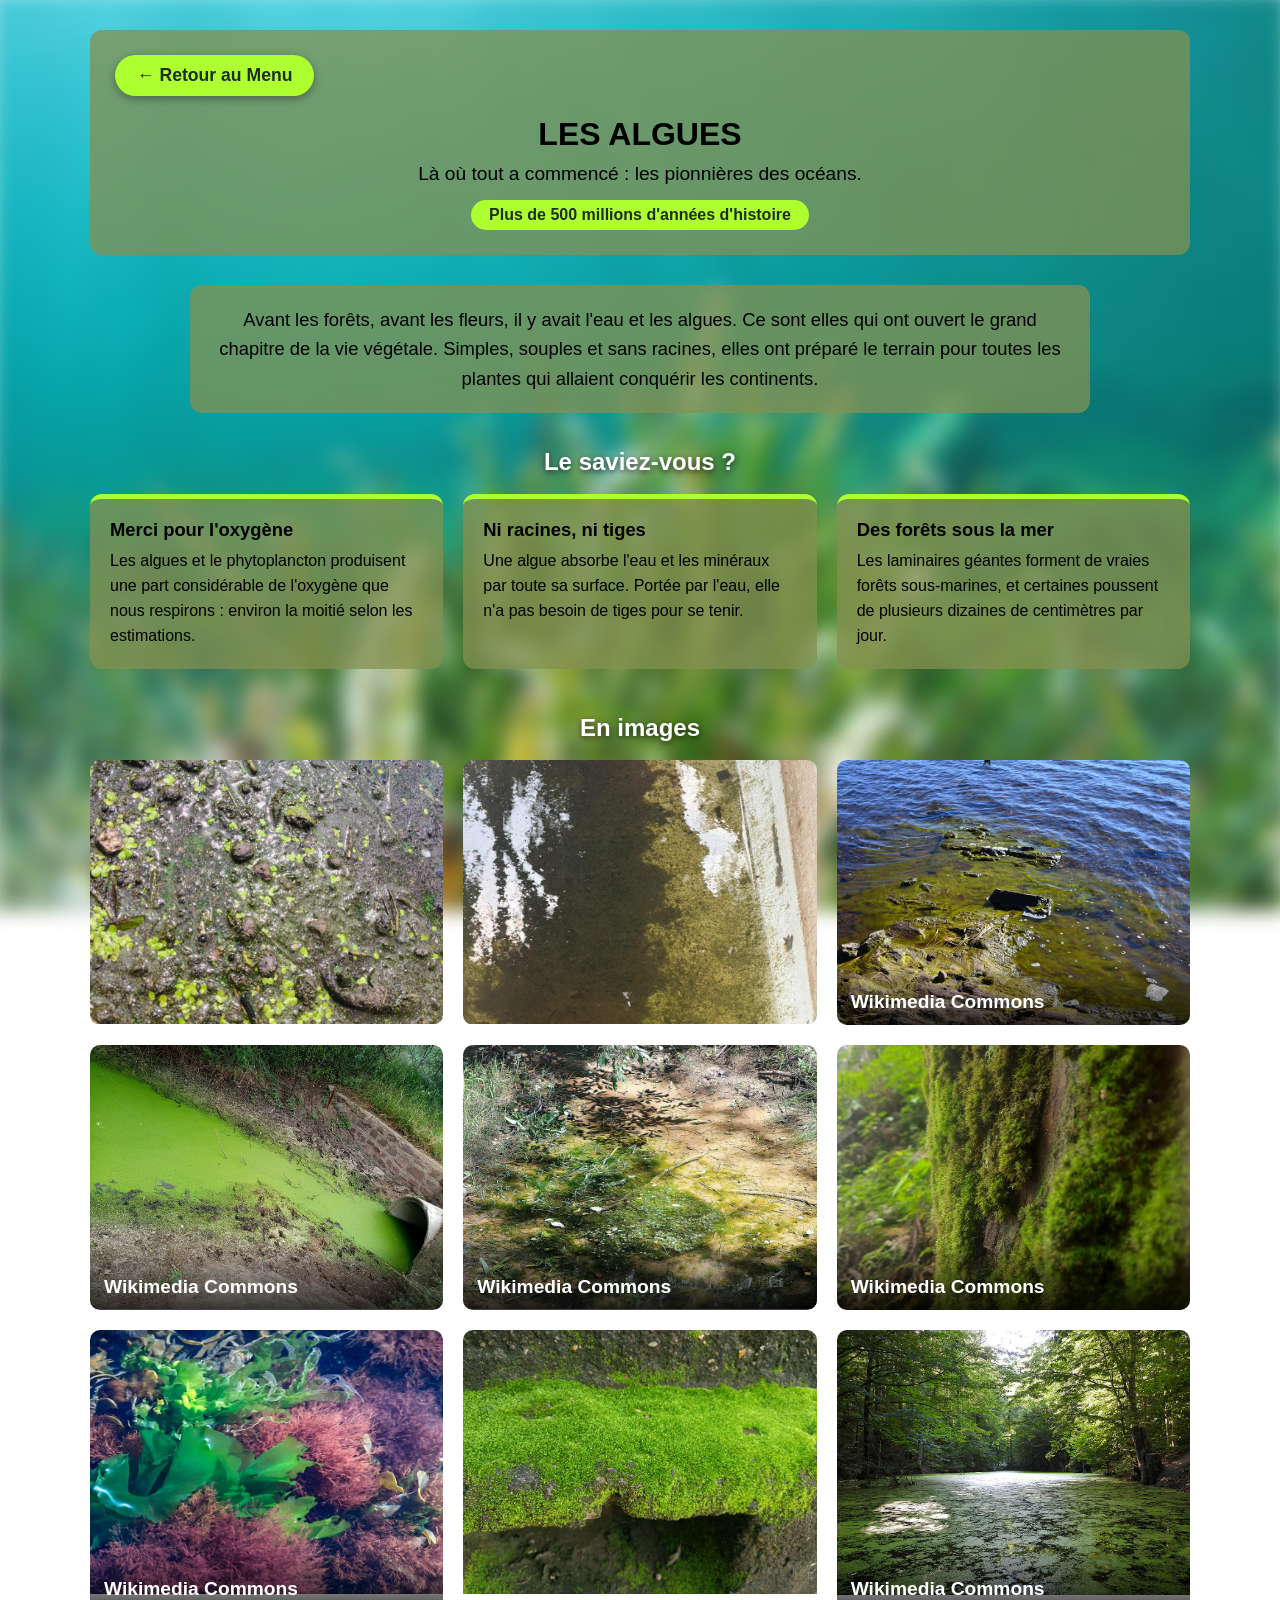
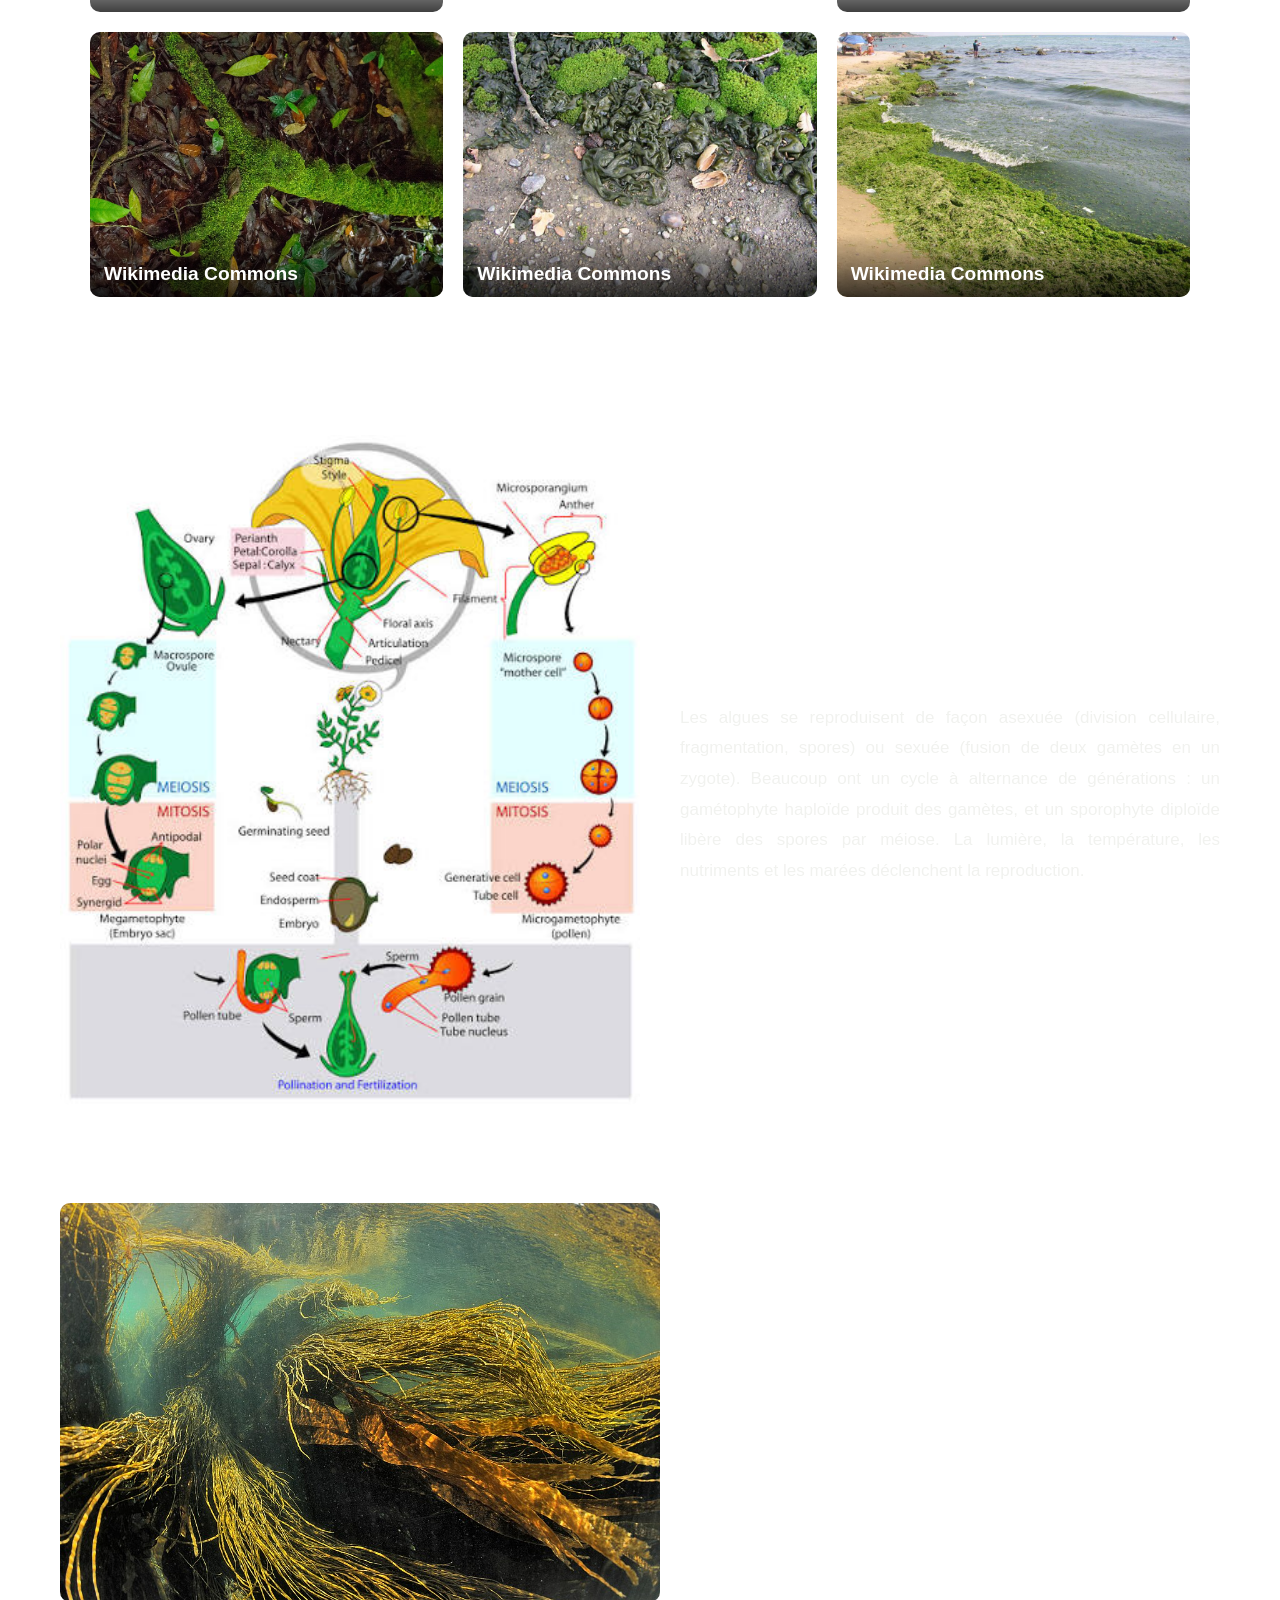
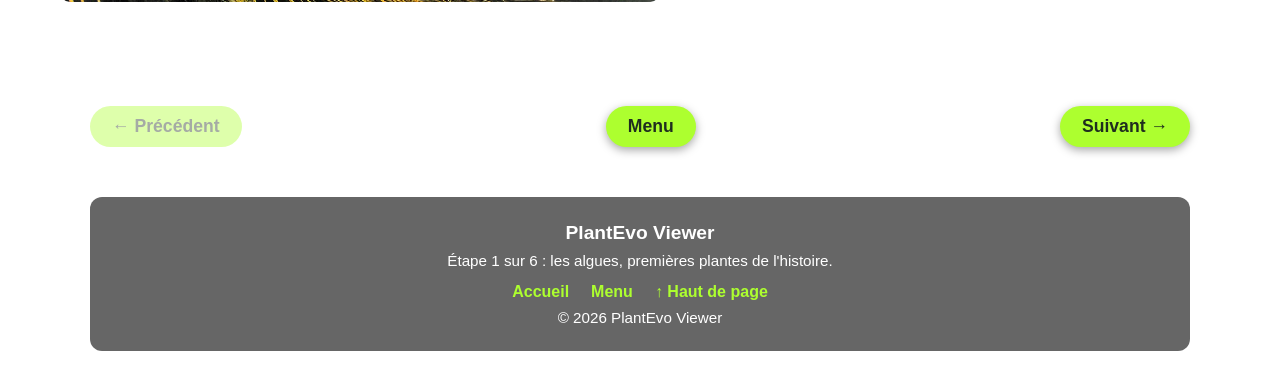
<file: Accueil/Algues.html>
<!DOCTYPE html>
<html lang="fr">

<head>
    <meta charset="UTF-8">
    <meta name="viewport" content="width=device-width, initial-scale=1.0">
    <title>Les Algues</title>
    <link rel="stylesheet" href="style.css">
</head>

<body class="page-plante page-algues">
    <div class="fond" id="haut">
        <header>
            <a class="btn retour" href="Menu.html">&larr; Retour au Menu</a>

            <h1>LES ALGUES</h1>
            <p class="sousTitre">Là où tout a commencé : les pionnières des océans.</p>
            <span class="chiffre">Plus de 500 millions d'années d'histoire</span>
        </header>

        <main>
            <p class="intro">
                Avant les forêts, avant les fleurs, il y avait l'eau et les algues. Ce sont elles qui
                ont ouvert le grand chapitre de la vie végétale. Simples, souples et sans racines,
                elles ont préparé le terrain pour toutes les plantes qui allaient conquérir les continents.
            </p>
            <h2 class="titreSection">Le saviez-vous ?</h2>
            <section class="faits">
                <article class="fiche">
                    <h3>Merci pour l'oxygène</h3>
                    <p>Les algues et le phytoplancton produisent une part considérable de l'oxygène que nous
                        respirons : environ la moitié selon les estimations.</p>
                </article>

                <article class="fiche">
                    <h3>Ni racines, ni tiges</h3>
                    <p>Une algue absorbe l'eau et les minéraux par toute sa surface. Portée par l'eau,
                        elle n'a pas besoin de tiges pour se tenir.</p>
                </article>

                <article class="fiche">
                    <h3>Des forêts sous la mer</h3>
                    <p>Les laminaires géantes forment de vraies forêts sous-marines, et certaines poussent
                        de plusieurs dizaines de centimètres par jour.</p>
                </article>
            </section>

            <h2 class="titreSection">En images</h2>
            <section class="grille grille-2">
                <figure>
                    <img src="../Algues/WhatsApp Image 2026-11-21 at 21.31.13 (1).jpeg" alt="Algues 1">
                </figure>

                <figure>
                    <img src="../Algues/WhatsApp Image 2026-11-21 at 21.39.57.jpeg" alt="Algues 2">
                </figure>
                <figure>
                    <img src="../Algues/Algae_at_Hawley_Lake.jpg" alt="Algue2">
                    <figcaption>Wikimedia Commons</figcaption>
                </figure>

                <figure>
                    <img src="../Algues/Algae_harbors_itself_in_water_for_nutrients_and_growth_at_Gaborone_Game_Reserve.jpg"
                        alt="Algue4">
                    <figcaption>Wikimedia Commons</figcaption>
                </figure>
                <figure>
                    <img src="../Algues/Algae_on_Green_Creek.JPG" alt="Algue5">
                    <figcaption>Wikimedia Commons</figcaption>
                </figure>

                <figure>
                    <img src="../Algues/Algae_on_gymnosperms.jpg" alt="Algue6">
                    <figcaption>Wikimedia Commons</figcaption>
                </figure>
                <figure>
                    <img src="../Algues/Algae_outside_Havets_Hus_in_Lysekil_1.jpg" alt="Algue7">
                    <figcaption>Wikimedia Commons</figcaption>
                </figure>

                <figure>
                    <img src="../Algues/Green_Algae_on_Cement_Wall_2.jpg" alt="Algue8">
                    <FIGure>Wikimedia Commons</FIGure>
                </figure>

                <figure>
                    <img src="../Algues/Greened_lake.jpg" alt="Algue9">
                    <figcaption>Wikimedia Commons</figcaption>
                </figure>

                <figure>
                    <div class="">
                        <img src="../Algues/Large_tree_root_covered_with_green_algae.jpg" alt="Algue10">
                        <figcaption>Wikimedia Commons</figcaption>
                    </div>
                </figure>

                <figure>
                    <img src="../Algues/Vast_quantities_of_algae_-_geograph.org.uk_-_259619.jpg" alt="Algue11">
                    <figcaption>Wikimedia Commons</figcaption>
                </figure>
                <figure>
                    <img src="../Algues/Wlas.jpg" alt="Algue12">
                    <figcaption>Wikimedia Commons</figcaption>
                </figure>
            </section>
            <section>
                <figcaption>Wikimédia Commons</figcaption>


                <figure class="appareilCycleAlgue">

                    <img src="../Algues/images (1).jpg" alt="Cycle de reproduction des algues">

                    <figcaption class="texteCycleAlgue">

                        <h3>Cycle de reproduction des algues</h3>

                        <p>
                            Les algues se reproduisent de façon asexuée
                            (division cellulaire, fragmentation, spores) ou
                            sexuée (fusion de deux gamètes en un zygote).

                            Beaucoup ont un cycle à alternance de générations :
                            un gamétophyte haploïde produit des gamètes, et un
                            sporophyte diploïde libère des spores par méiose.

                            La lumière, la température, les nutriments et les
                            marées déclenchent la reproduction.
                        </p>

                    </figcaption>

                </figure>



                <figure class="AppareilVegetatifAlgue">

                    <div>
                        <figcaption>Wikimedia Commons</figcaption>

                        <img src="../Algues/Forêt_d'algues_brunes_(Himanthalia_elongata)_(Ifremer_00377-48853_-_8).jpg"
                            alt="Appareil végétatif des algues">
                    </div>

                    <h3>APPAREIL VÉGÉTATIF</h3>

                </figure>

            </section>
        </main>

        <nav class="navPages">
            <span class="btn desactive" aria-disabled="true">&larr; Précédent</span>
            <a class="btn" href="Menu.html">Menu</a>
            <a class="btn" href="Mousses.html">Suivant &rarr;</a>
        </nav>

        <footer class="pied">
            <strong>PlantEvo Viewer</strong>
            <p>Étape 1 sur 6 : les algues, premières plantes de l'histoire.</p>
            <div class="liens">
                <a href="index.html">Accueil</a>
                <a href="Menu.html">Menu</a>
                <a href="#haut">&uarr; Haut de page</a>
            </div>
            <p>&copy; 2026 PlantEvo Viewer</p>
        </footer>
    </div>
</body>

</html>
</file>
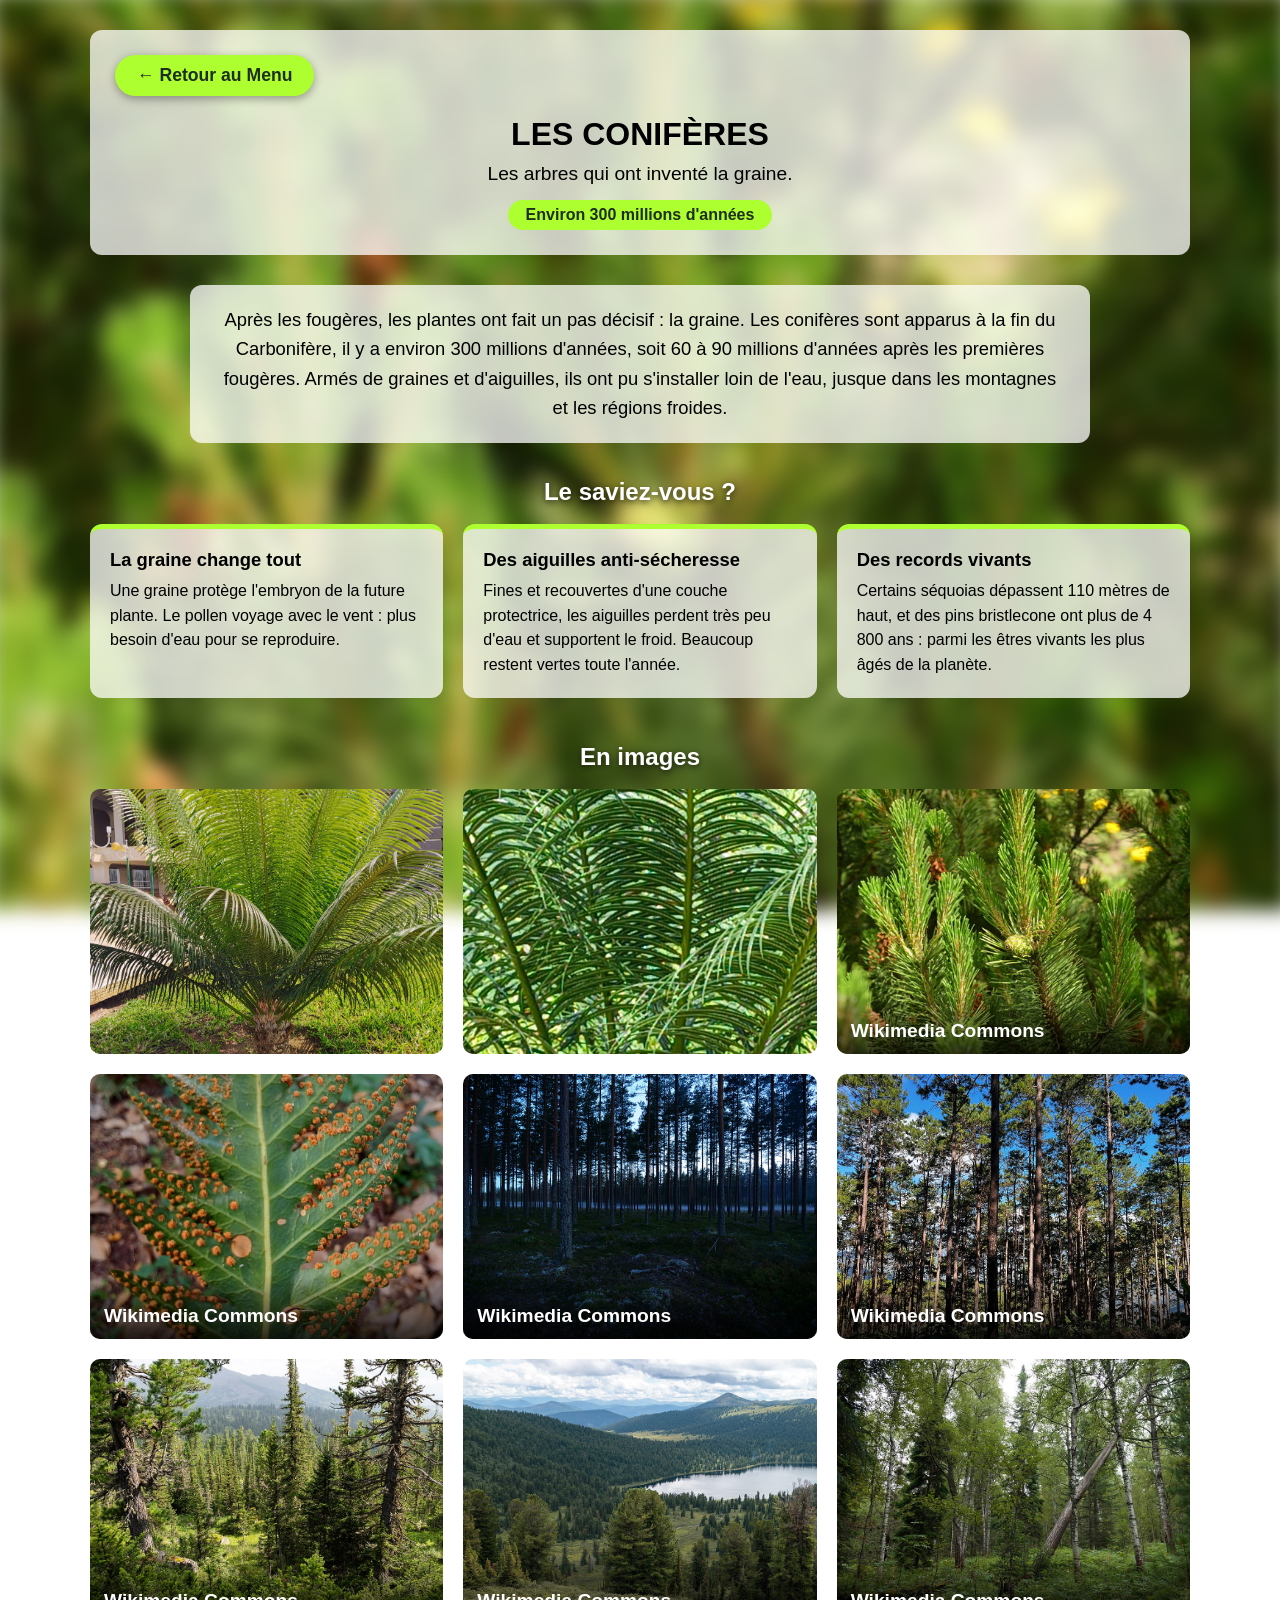
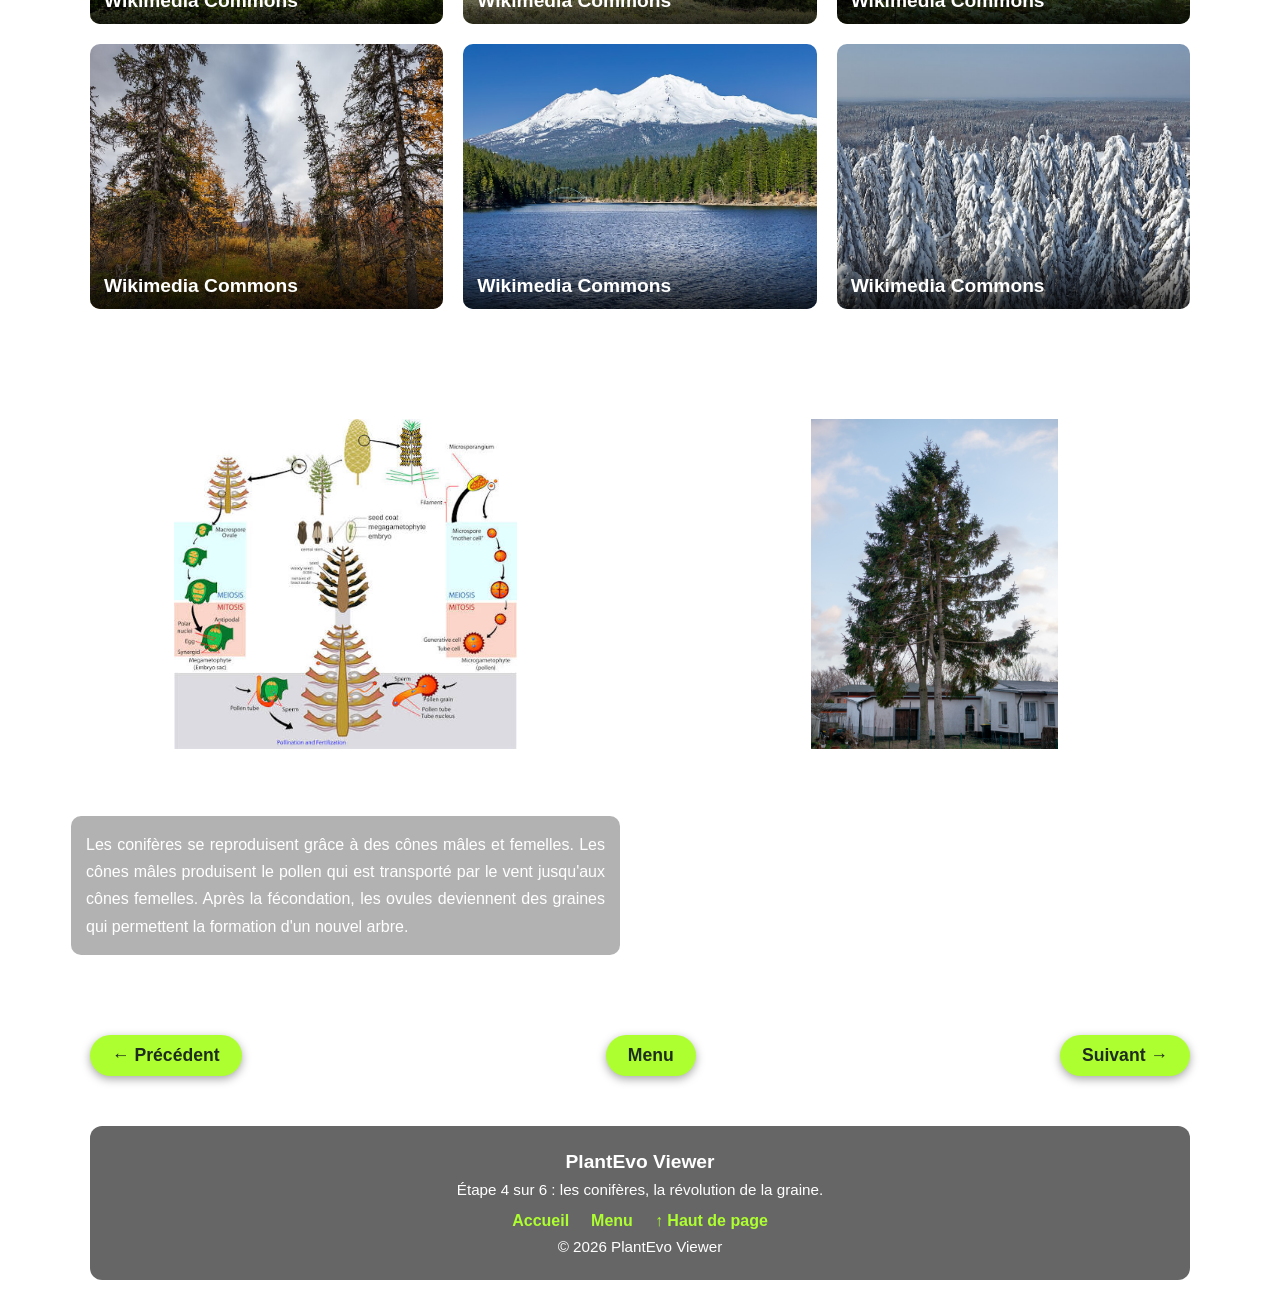
<file: Accueil/Comifère.html>
<!DOCTYPE html>
<html lang="fr">

<head>
    <meta charset="UTF-8">
    <meta name="viewport" content="width=device-width, initial-scale=1.0">
    <title>Les Conifères</title>
    <link rel="stylesheet" href="style.css">
</head>

<body class="page-plante page-coniferes">
    <div class="fond" id="haut">
        <header>
            <a class="btn retour" href="Menu.html">&larr; Retour au Menu</a>

            <h1>LES CONIFÈRES</h1>
            <p class="sousTitre">Les arbres qui ont inventé la graine.</p>
            <span class="chiffre">Environ 300 millions d'années</span>
        </header>

        <main>
            <p class="intro">
                Après les fougères, les plantes ont fait un pas décisif : la graine. Les conifères sont
                apparus à la fin du Carbonifère, il y a environ 300 millions d'années, soit 60 à 90 millions
                d'années après les premières fougères. Armés de graines et d'aiguilles, ils ont pu
                s'installer loin de l'eau, jusque dans les montagnes et les régions froides.
            </p>

            <h2 class="titreSection">Le saviez-vous ?</h2>
            <section class="faits">
                <article class="fiche">
                    <h3>La graine change tout</h3>
                    <p>Une graine protège l'embryon de la future plante. Le pollen voyage avec le vent :
                        plus besoin d'eau pour se reproduire.</p>
                </article>

                <article class="fiche">
                    <h3>Des aiguilles anti-sécheresse</h3>
                    <p>Fines et recouvertes d'une couche protectrice, les aiguilles perdent très peu d'eau
                        et supportent le froid. Beaucoup restent vertes toute l'année.</p>
                </article>


                <article class="fiche">
                    <h3>Des records vivants</h3>
                    <p>Certains séquoias dépassent 110 mètres de haut, et des pins bristlecone ont plus
                        de 4 800 ans : parmi les êtres vivants les plus âgés de la planète.</p>
                </article>
            </section>

            <h2 class="titreSection">En images</h2>
            <section class="grille grille-2">
                <figure>
                    <img src="../Comifères/WhatsApp Image 2026-11-21 at 20.46.50 (2).jpeg" alt="Conifère 1">
                </figure>

                <figure>
                    <img src="../Comifères/WhatsApp Image 2026-11-22 at 02.57.09.jpeg" alt="Conifère 2">
                </figure>

                <figure>
                    <img src="../Comifères/360_F_1211954620_qjWA9NLkro4hZySHsD8hTEeWOyo9CvYb.jpg" alt="Conifère 3">
                    <figcaption>Wikimedia Commons</figcaption>
                </figure>

                <figure>
                    <img src="../Fougères/Fern_24.jpg" alt="Commifère 4">
                    <figcaption>Wikimedia Commons</figcaption>
                </figure>

                <figure>
                    <img src="../Comifères/Coniferous_forest_in_Sweden_near_the_Svartälven_river_03.jpg"
                        alt="Conifère 5">
                    <figcaption>Wikimedia Commons</figcaption>
                </figure>

                <figure>
                    <img src="../Comifères/Coniferous_Forest_in_Lam_Nam_Kok_National_Park_1.jpg" alt="Conifère 6">
                    <figcaption>Wikimedia Commons</figcaption>
                </figure>
                <figure>
                    <img src="../Comifères/Ergaki,_Siberian_pine_forest,_Spruce_forest,_Taiga,_Sayan_Mountains,_Siberia,_Russia.jpg"
                        alt="Conifère 7">
                    <figcaption>Wikimedia Commons</figcaption>
                </figure>

                <figure>
                    <img src="../Comifères/Ergaki,_Taiga_in_Siberia,_Dark_coniferous_forest,_Sayan_Mountains,_Russia.jpg"
                        alt="Conifère 8">
                    <figcaption>Wikimedia Commons</figcaption>
                </figure>

                <figure>
                    <img src="../Comifères/Forest,_Taiga,_Krasnoyarsk_Sea,_Russia.jpg" alt="Conifère 9">
                    <figcaption>Wikimedia Commons</figcaption>
                </figure>

                <figure>
                    <img src="../Comifères/Forest_near_Punainenhiekka_at_Pallasjärvi_in_Pallas-Yllästunturi_National_Park,_Kittilä,_Lapland,_Finland,_2021_September.jpg"
                        alt="Conifère 10">
                    <figcaption>Wikimedia Commons</figcaption>
                </figure>

                <figure>
                    <img src="../Comifères/Mount_Shasta,_Lake_Siskiyou,_SW_view.jpg" alt="Conifère 11">
                    <figcaption>Wikimedia Commons</figcaption>
                </figure>

                <figure>
                    <img src="../Comifères/Vaade_Suure_Munamäe_vaatetornist_2013_02.jpg" alt=" conifères 12">
                    <figcaption>Wikimedia Commons</figcaption>
                </figure>
            </section>

            <div class="AppareilVegetatifConifere">

    <div class="imageConifere">
        <img src="../Comifères/images.jpg" alt="Cycle de reproduction des conifères">

        <h3>Cycle de reproduction des conifères</h3>

        <p class="descriptionConifere">
            Les conifères se reproduisent grâce à des cônes mâles et femelles.
            Les cônes mâles produisent le pollen qui est transporté par le vent
            jusqu'aux cônes femelles. Après la fécondation, les ovules deviennent
            des graines qui permettent la formation d'un nouvel arbre.
        </p>
    </div>

    <div class="imageConifere">
        <img src="../Comifères/Conifere,_Ribnitz-Damgarten_(P1070875).jpg"
            alt="Appareil végétatif des conifères">

        <h3>Appareil végétatif des conifères</h3>
    </div>

</div>
        </main>

        <nav class="navPages">
            <a class="btn" href="Fougères.html">&larr; Précédent</a>
            <a class="btn" href="Menu.html">Menu</a>
            <a class="btn" href="Graminees.html">Suivant &rarr;</a>
        </nav>

        <footer class="pied">
            <strong>PlantEvo Viewer</strong>
            <p>Étape 4 sur 6 : les conifères, la révolution de la graine.</p>
            <div class="liens">
                <a href="index.html">Accueil</a>
                <a href="Menu.html">Menu</a>
                <a href="#haut">&uarr; Haut de page</a>
            </div>
            <p>&copy; 2026 PlantEvo Viewer</p>
        </footer>
    </div>
</body>

</html>
</file>
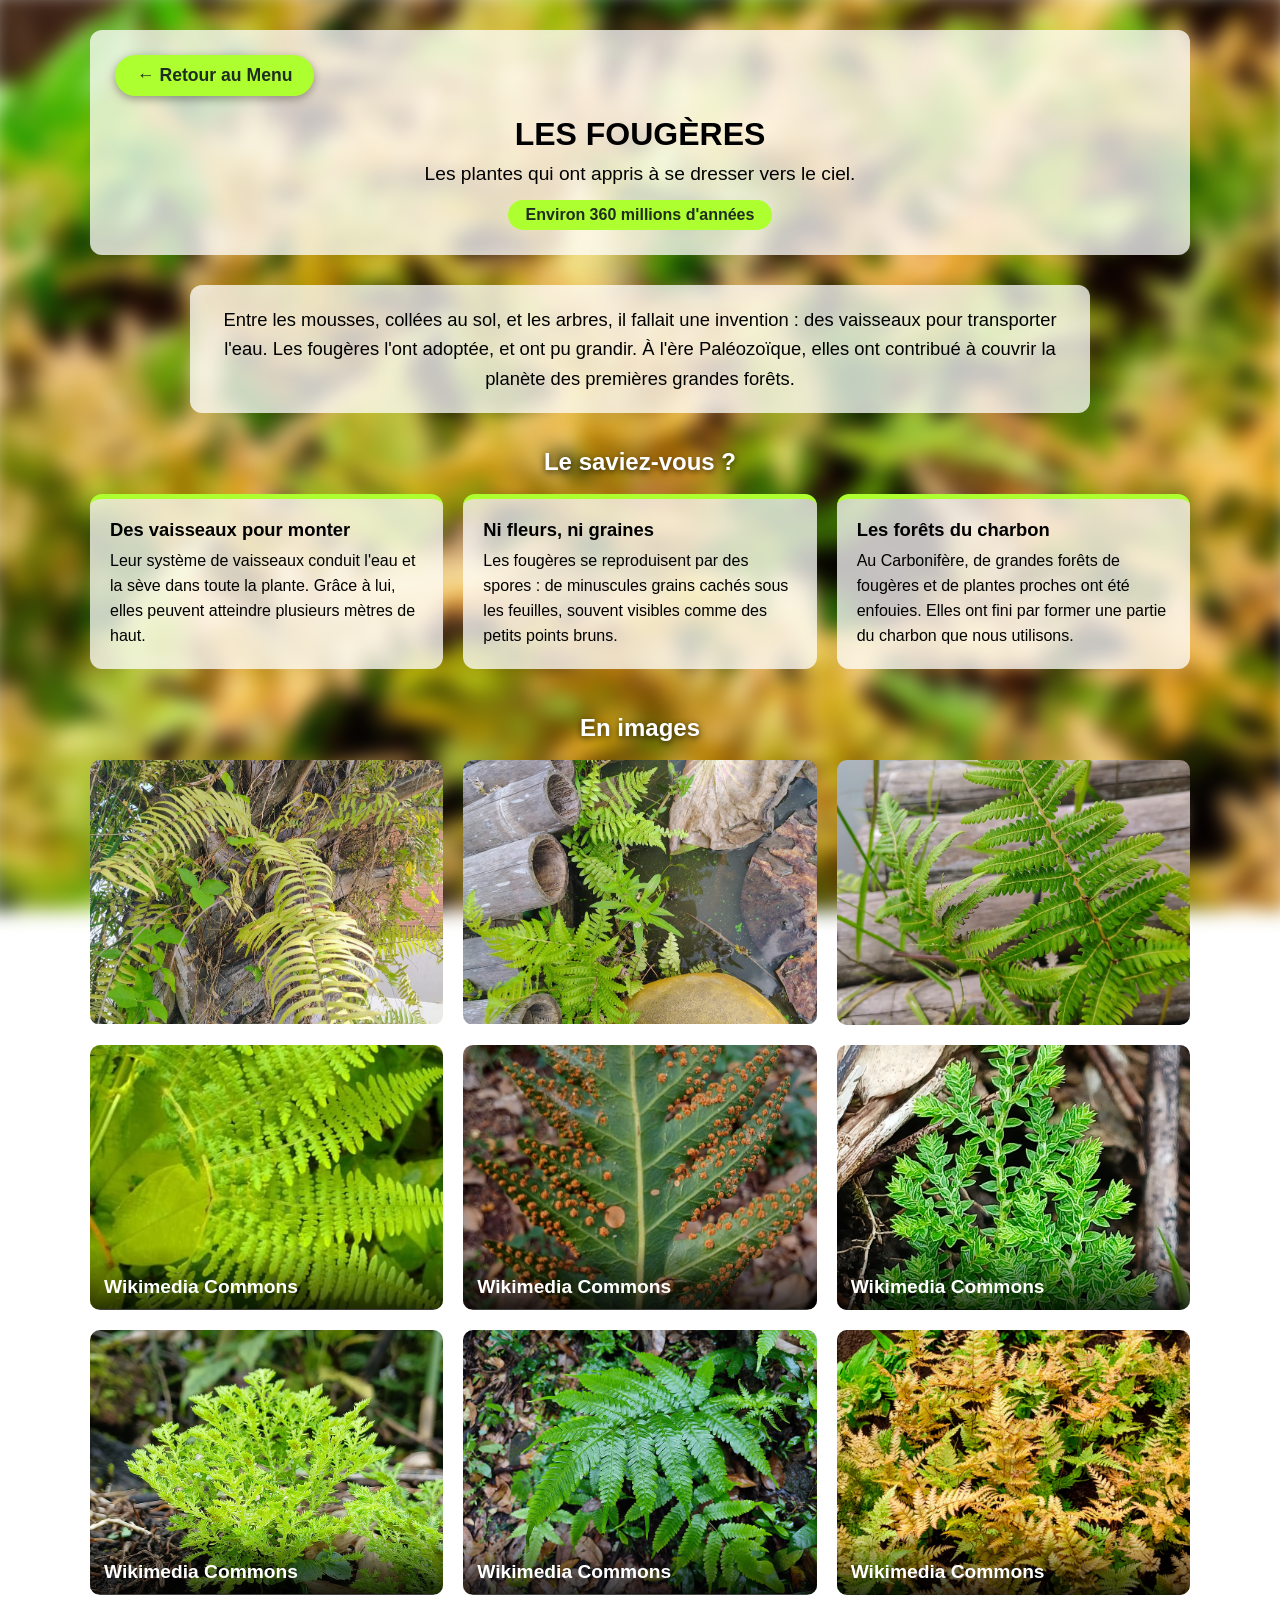
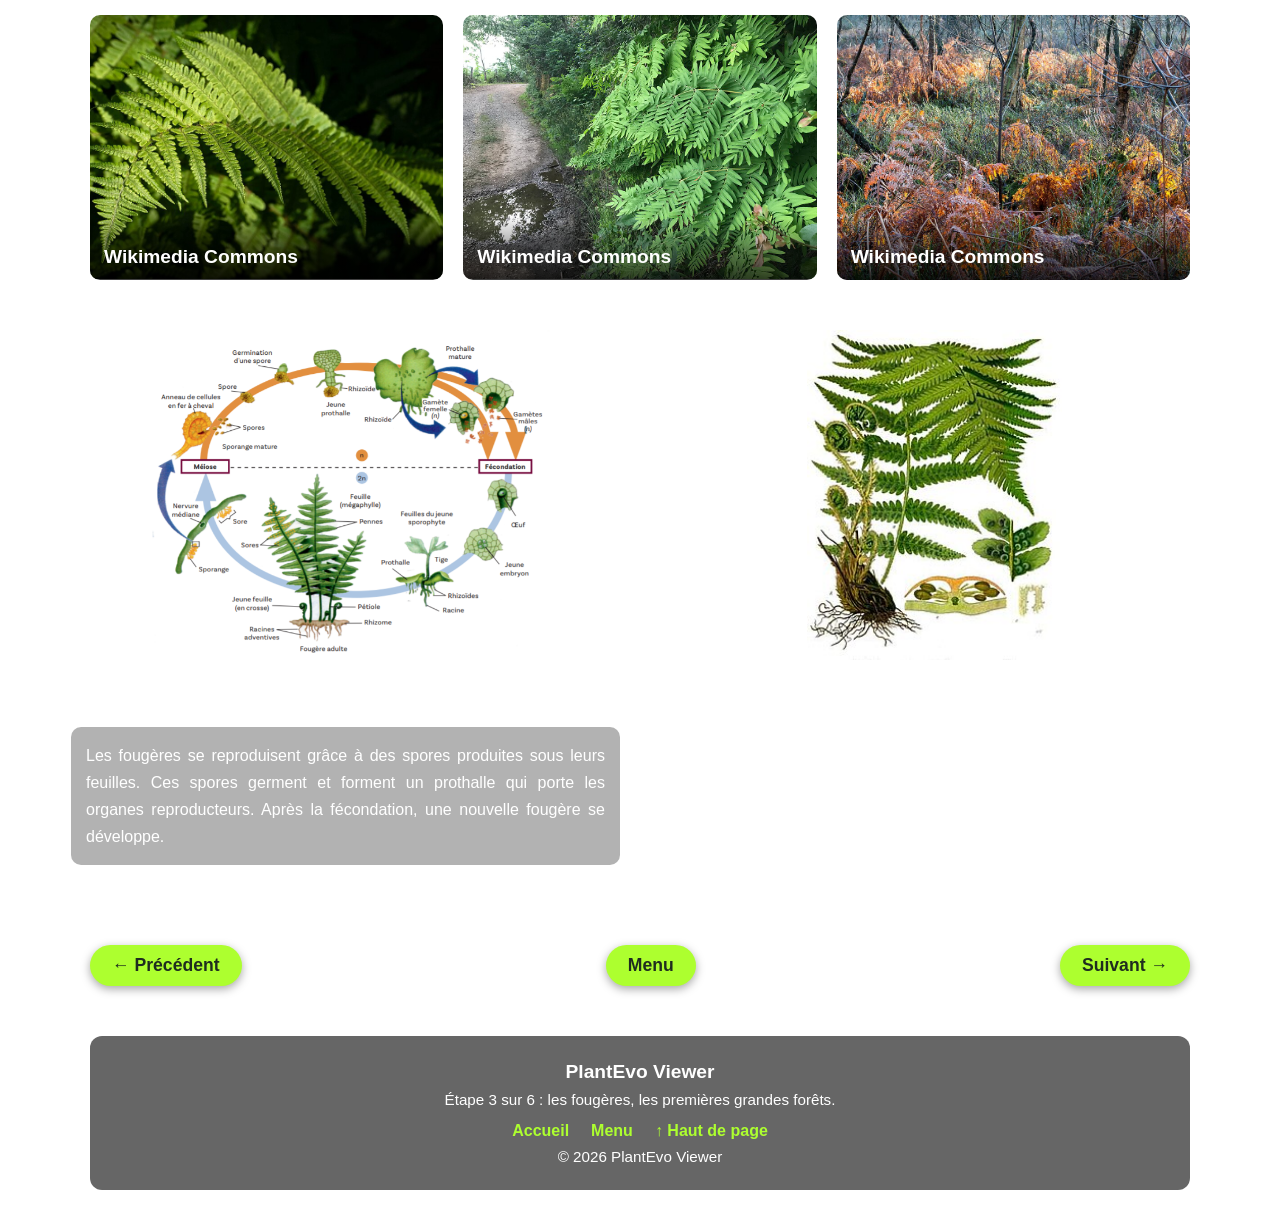
<file: Accueil/Fougères.html>
<!DOCTYPE html>
<html lang="fr">

<head>
    <meta charset="UTF-8">
    <meta name="viewport" content="width=device-width, initial-scale=1.0">
    <title>Les Fougères</title>
    <link rel="stylesheet" href="style.css">
</head>

<body class="page-plante page-fougeres">
    <div class="fond" id="haut">
        <header>
            <a class="btn retour" href="Menu.html">&larr; Retour au Menu</a>

            <h1>LES FOUGÈRES</h1>
            <p class="sousTitre">Les plantes qui ont appris à se dresser vers le ciel.</p>
            <span class="chiffre">Environ 360 millions d'années</span>
        </header>

        <main>
            <p class="intro">
                Entre les mousses, collées au sol, et les arbres, il fallait une invention : des vaisseaux
                pour transporter l'eau. Les fougères l'ont adoptée, et ont pu grandir. À l'ère
                Paléozoïque, elles ont contribué à couvrir la planète des premières grandes forêts.
            </p>

            <h2 class="titreSection">Le saviez-vous ?</h2>
            <section class="faits">
                <article class="fiche">
                    <h3>Des vaisseaux pour monter</h3>
                    <p>Leur système de vaisseaux conduit l'eau et la sève dans toute la plante. Grâce
                        à lui, elles peuvent atteindre plusieurs mètres de haut.</p>
                </article>

                <article class="fiche">
                    <h3>Ni fleurs, ni graines</h3>
                    <p>Les fougères se reproduisent par des spores : de minuscules grains cachés sous les
                        feuilles, souvent visibles comme des petits points bruns.</p>
                </article>

                <article class="fiche">
                    <h3>Les forêts du charbon</h3>
                    <p>Au Carbonifère, de grandes forêts de fougères et de plantes proches ont été
                        enfouies. Elles ont fini par former une partie du charbon que nous utilisons.</p>
                </article>
            </section>

            <h2 class="titreSection">En images</h2>
            <section class="grille">
                <figure>
                    <img src="../Fougères/WhatsApp Image 2026-11-21 at 20.46.49.jpeg" alt="Fougère 1">
                </figure>

                <figure>
                    <img src="../Fougères/WhatsApp Image 2026-11-21 at 21.31.14 (2).jpeg" alt="Fougère 2">
                </figure>

                <figure>
                    <img src="../Fougères/WhatsApp Image 2026-11-21 at 21.31.14 (3).jpeg" alt="Fougère 3">
                </figure>

                <figure>
                    <img src="../Fougères/Eastern_hayscented_fern_Plant.jpg" alt="Fougère 4">
                    <figcaption>Wikimedia Commons</figcaption>
                </figure>

                <figure>
                    <img src="../Fougères/Fern_24.jpg" alt="Fougère 5">
                    <figcaption>Wikimedia Commons</figcaption>
                </figure>

                <figure>
                    <img src="../Fougères/Fern_at_Paithalmala_10.jpg" alt="Fougère 6">
                    <figcaption>Wikimedia Commons</figcaption>
                </figure>

                <figure>
                    <img src="../Fougères/Fern_at_Paithalmala_9.jpg" alt="Fougère 7">
                    <figcaption>Wikimedia Commons</figcaption>
                </figure>

                <figure>
                    <img src="../Fougères/Fern_leaf_image.jpg" alt="Fougère 8">
                    <figcaption>Wikimedia Commons</figcaption>
                </figure>

                <figure>
                    <img src="../Fougères/HOR_102960_1_BK_1764847795872.webp" alt="Fougère 9">
                     <figcaption>Wikimedia Commons</figcaption>
                </figure>
                <figure>
                    <img src="../Fougères/Lady_fern_at_Myrstigen_trail_1.jpg" alt="Fougère 10">
                     <figcaption>Wikimedia Commons</figcaption>
                </figure>

                <figure>
                    <img src="../Fougères/Osmunda_regalis_-_Royal_fern_01.jpg" alt="Fougère 11">
                     <figcaption>Wikimedia Commons</figcaption>
                </figure>

                <figure>
                    <img src="../Fougères/Senden,_Venner_Moor_--_2016_--_5886.jpg" alt="Fougère 12">
                     <figcaption>Wikimedia Commons</figcaption>
                </figure>
            </section>

            <div class="AppareilVegetatifFougere">

    <div class="imageFougere">
        <img src="../Fougères/fougeres-5.png" alt="Cycle de reproduction des fougères">

        <h3>Cycle de reproduction des fougères</h3>

        <p class="descriptionFougere">
            Les fougères se reproduisent grâce à des spores produites
            sous leurs feuilles. Ces spores germent et forment un prothalle
            qui porte les organes reproducteurs. Après la fécondation,
            une nouvelle fougère se développe.
        </p>
    </div>

    <div class="imageFougere">
        <img src="../Fougères/Dryopteris_filix-mas_-_Köhler–s_Medizinal-Pflanzen-202.jpg"
            alt="Appareil végétatif d'une fougère">

        <h3>Appareil végétatif des fougères</h3>
    </div>

</div>


        </main>

        <nav class="navPages">
            <a class="btn" href="Mousses.html">&larr; Précédent</a>
            <a class="btn" href="Menu.html">Menu</a>
            <a class="btn" href="Comifère.html">Suivant &rarr;</a>
        </nav>

        <footer class="pied">
            <strong>PlantEvo Viewer</strong>
            <p>Étape 3 sur 6 : les fougères, les premières grandes forêts.</p>
            <div class="liens">
                <a href="index.html">Accueil</a>
                <a href="Menu.html">Menu</a>
                <a href="#haut">&uarr; Haut de page</a>
            </div>
            <p>&copy; 2026 PlantEvo Viewer</p>
        </footer>
    </div>
</body>

</html>
</file>
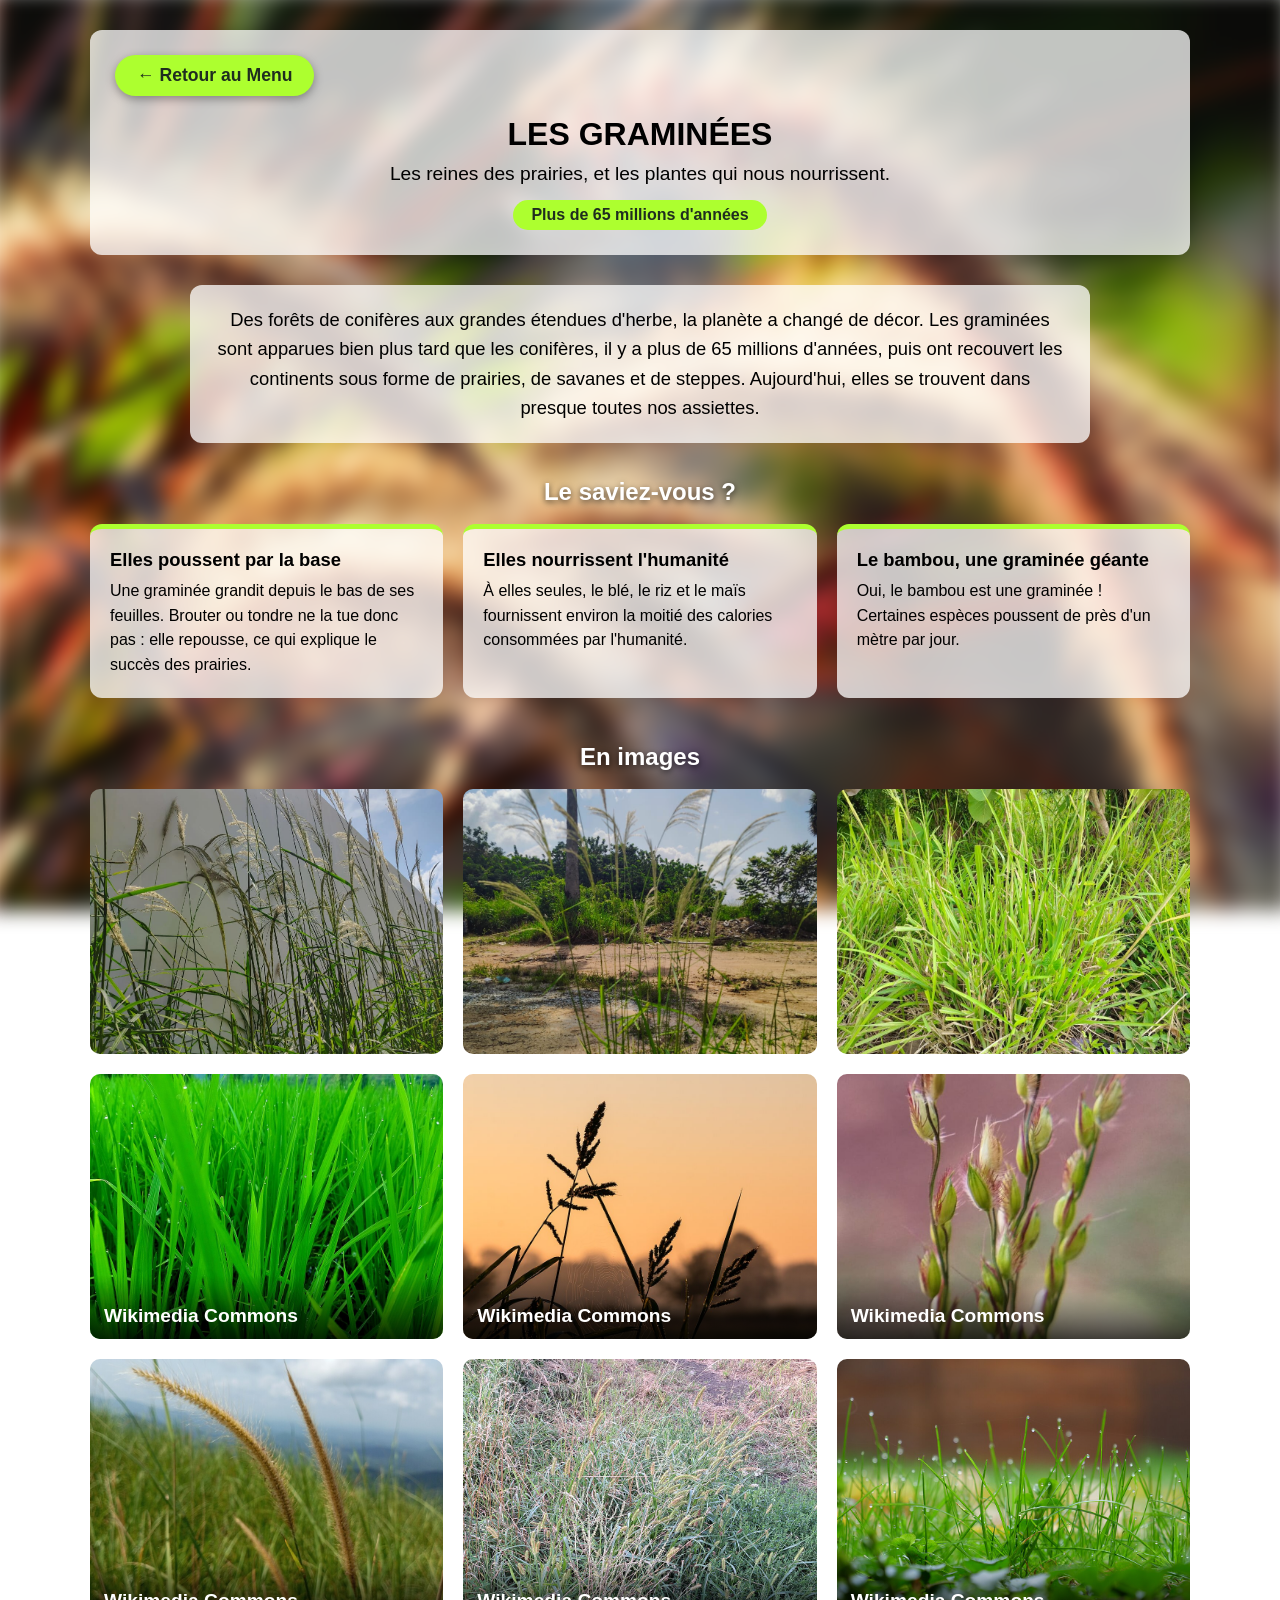
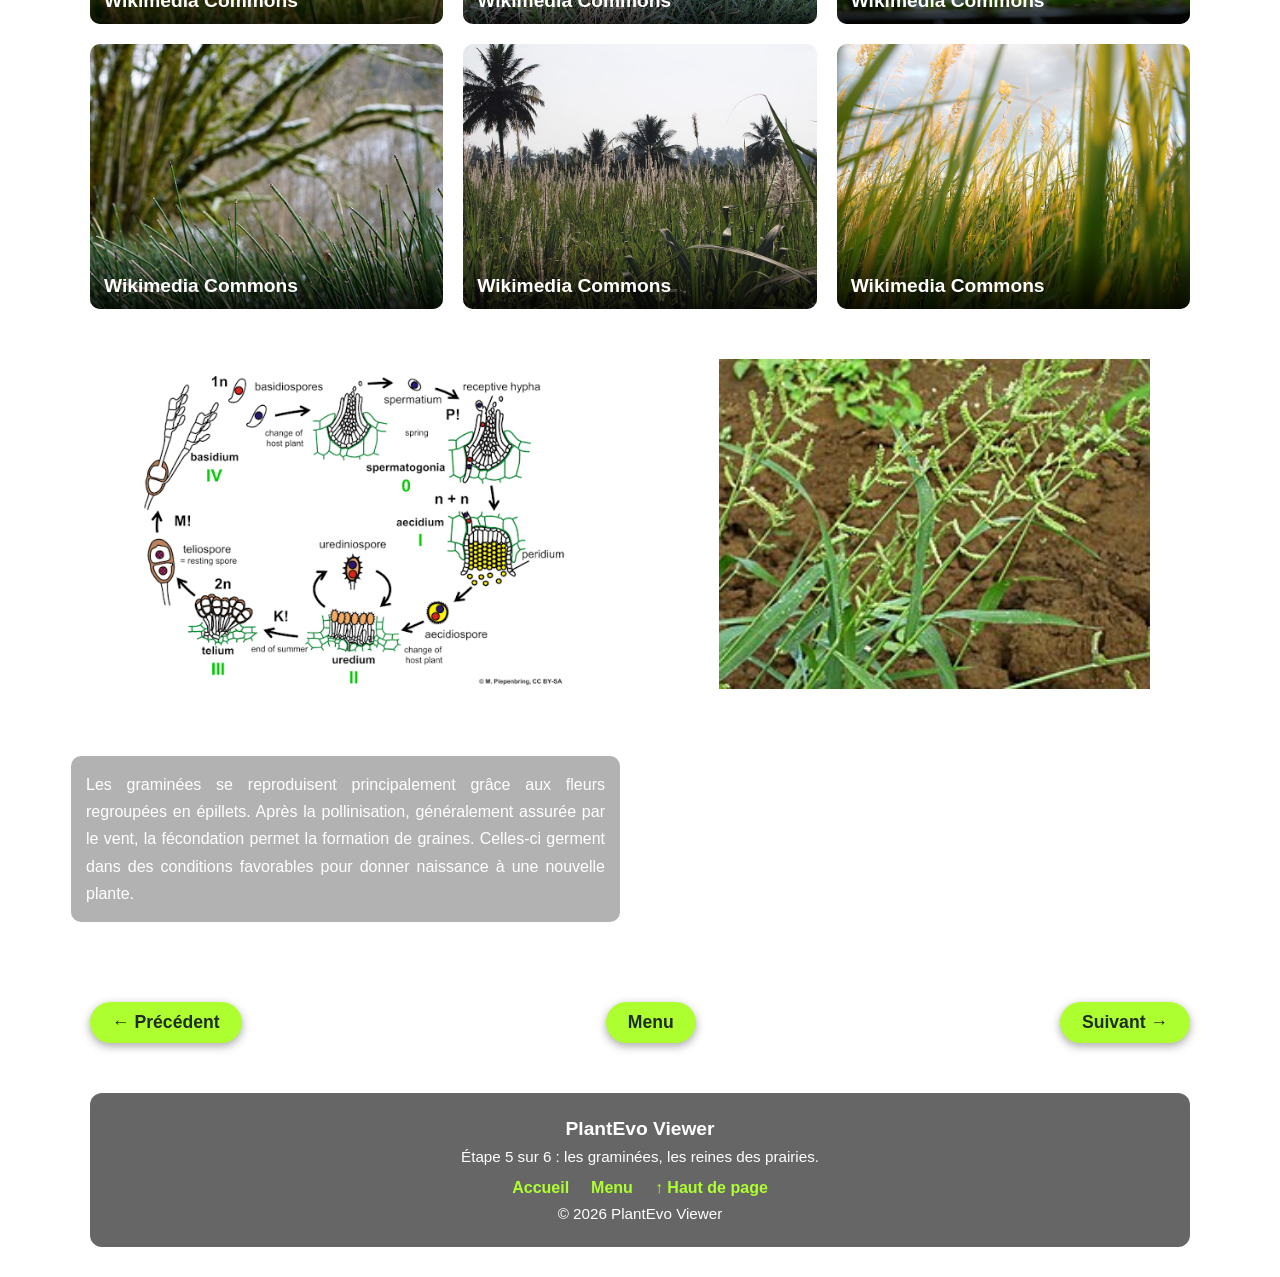
<file: Accueil/Graminees.html>
<!DOCTYPE html>
<html lang="fr">

<head>
    <meta charset="UTF-8">
    <meta name="viewport" content="width=device-width, initial-scale=1.0">
    <title>Les Graminées</title>
    <link rel="stylesheet" href="style.css">
</head>

<body class="page-plante page-graminees">
    <div class="fond" id="haut">
        <header>
            <a class="btn retour" href="Menu.html">&larr; Retour au Menu</a>

            <h1>LES GRAMINÉES</h1>
            <p class="sousTitre">Les reines des prairies, et les plantes qui nous nourrissent.</p>
            <span class="chiffre">Plus de 65 millions d'années</span>
        </header>

        <main>
            <p class="intro">
                Des forêts de conifères aux grandes étendues d'herbe, la planète a changé de décor.
                Les graminées sont apparues bien plus tard que les conifères, il y a plus de 65 millions
                d'années, puis ont recouvert les continents sous forme de prairies, de savanes et de
                steppes. Aujourd'hui, elles se trouvent dans presque toutes nos assiettes.
            </p>

            <h2 class="titreSection">Le saviez-vous ?</h2>
            <section class="faits">
                <article class="fiche">
                    <h3>Elles poussent par la base</h3>
                    <p>Une graminée grandit depuis le bas de ses feuilles. Brouter ou tondre ne la tue
                        donc pas : elle repousse, ce qui explique le succès des prairies.</p>
                </article>

                <article class="fiche">
                    <h3>Elles nourrissent l'humanité</h3>
                    <p>À elles seules, le blé, le riz et le maïs fournissent environ la moitié des calories
                        consommées par l'humanité.</p>
                </article>

                <article class="fiche">
                    <h3>Le bambou, une graminée géante</h3>
                    <p>Oui, le bambou est une graminée ! Certaines espèces poussent de près d'un mètre
                        par jour.</p>
                </article>
            </section>

            <h2 class="titreSection">En images</h2>
            <section class="grille">
                <figure>
                    <img src="../Graminees/WhatsApp Image 2026-11-21 at 20.46.49 (2).jpeg" alt="Graminée 1">
                </figure>

                <figure>
                    <img src="../Graminees/WhatsApp Image 2026-11-21 at 20.46.50 (1).jpeg" alt="Graminée 2">
                </figure>

                <figure>
                    <img src="../Graminees/WhatsApp Image 2026-11-21 at 21.31.10 (2).jpeg" alt="Graminée 3">
                </figure>

                <figure>
                    <img src="../Graminees/Dew_on_Grass,_beautiful_greenery.jpg" alt="Graminée 4">
                    <figcaption>Wikimedia Commons</figcaption>
                </figure>

                <figure>
                    <img src="../Graminees/Dülmen,_Kirchspiel,_Börnste,_Feld_--_2017_--_3171.jpg" alt="Graminée 5">
                    <figcaption>Wikimedia Commons</figcaption>
                </figure>

                <figure>
                    <img src="../Graminees/Grass_22.jpg" alt="Graminée 6">
                    <figcaption>Wikimedia Commons</figcaption>
                </figure>

                <figure>
                    <img src="../Graminees/Grass_24.jpg" alt="Graminée 7">
                    <figcaption>Wikimedia Commons</figcaption>
                </figure>

                <figure>
                    <img src="../Graminees/Grass_36.jpg" alt="Graminée 8">
                    <figcaption>Wikimedia Commons</figcaption>
                </figure>

                <figure>
                    <img src="../Graminees/Grass_at_a_lawn_with_morning_dew_05.jpg" alt="Graminée 9">
                    <figcaption>Wikimedia Commons</figcaption>
                </figure>

            <figure>
                <img src="../Graminees/Green_grass_in_the_foreground_with_a_tree_in_the_background.jpg" alt="Graminée 10">
                <figcaption>Wikimedia Commons</figcaption>
            </figure>

            <figure>
                <img src="../Graminees/Hampi,_Grass,_Karnataka,_India.jpg" alt="Graminée 11">
                <figcaption>Wikimedia Commons</figcaption>
            </figure>

            <figure>
                <img src="../Graminees/Steppe,_Grassland,_Rostov-on-Don,_Russia.jpg" alt="Graminée 12">
                <figcaption>Wikimedia Commons</figcaption>
            </figure>
            </section>

            <div class="AppareilVegetatifGraminees">

    <div class="imageGraminees">
        <img src="../Graminees/images.png" alt="Cycle de reproduction des graminées">

        <h3>Cycle de reproduction des graminées</h3>

        <p class="descriptionGraminees">
            Les graminées se reproduisent principalement grâce aux fleurs
            regroupées en épillets. Après la pollinisation, généralement
            assurée par le vent, la fécondation permet la formation de graines.
            Celles-ci germent dans des conditions favorables pour donner
            naissance à une nouvelle plante.
        </p>
    </div>

    <div class="imageGraminees">
        <img src="../Graminees/Echinochloa_colona.jpg"
            alt="Appareil végétatif des graminées">

        <h3>Appareil végétatif des graminées</h3>
    </div>

</div>
        </main>


        <nav class="navPages">
            <a class="btn" href="Comifère.html">&larr; Précédent</a>
            <a class="btn" href="Menu.html">Menu</a>
            <a class="btn" href="Dicotylédones.html">Suivant &rarr;</a>
        </nav>

        <footer class="pied">
            <strong>PlantEvo Viewer</strong>
            <p>Étape 5 sur 6 : les graminées, les reines des prairies.</p>
            <div class="liens">
                <a href="index.html">Accueil</a>
                <a href="Menu.html">Menu</a>
                <a href="#haut">&uarr; Haut de page</a>
            </div>
            <p>&copy; 2026 PlantEvo Viewer</p>
        </footer>
    </div>
</body>

</html>
</file>
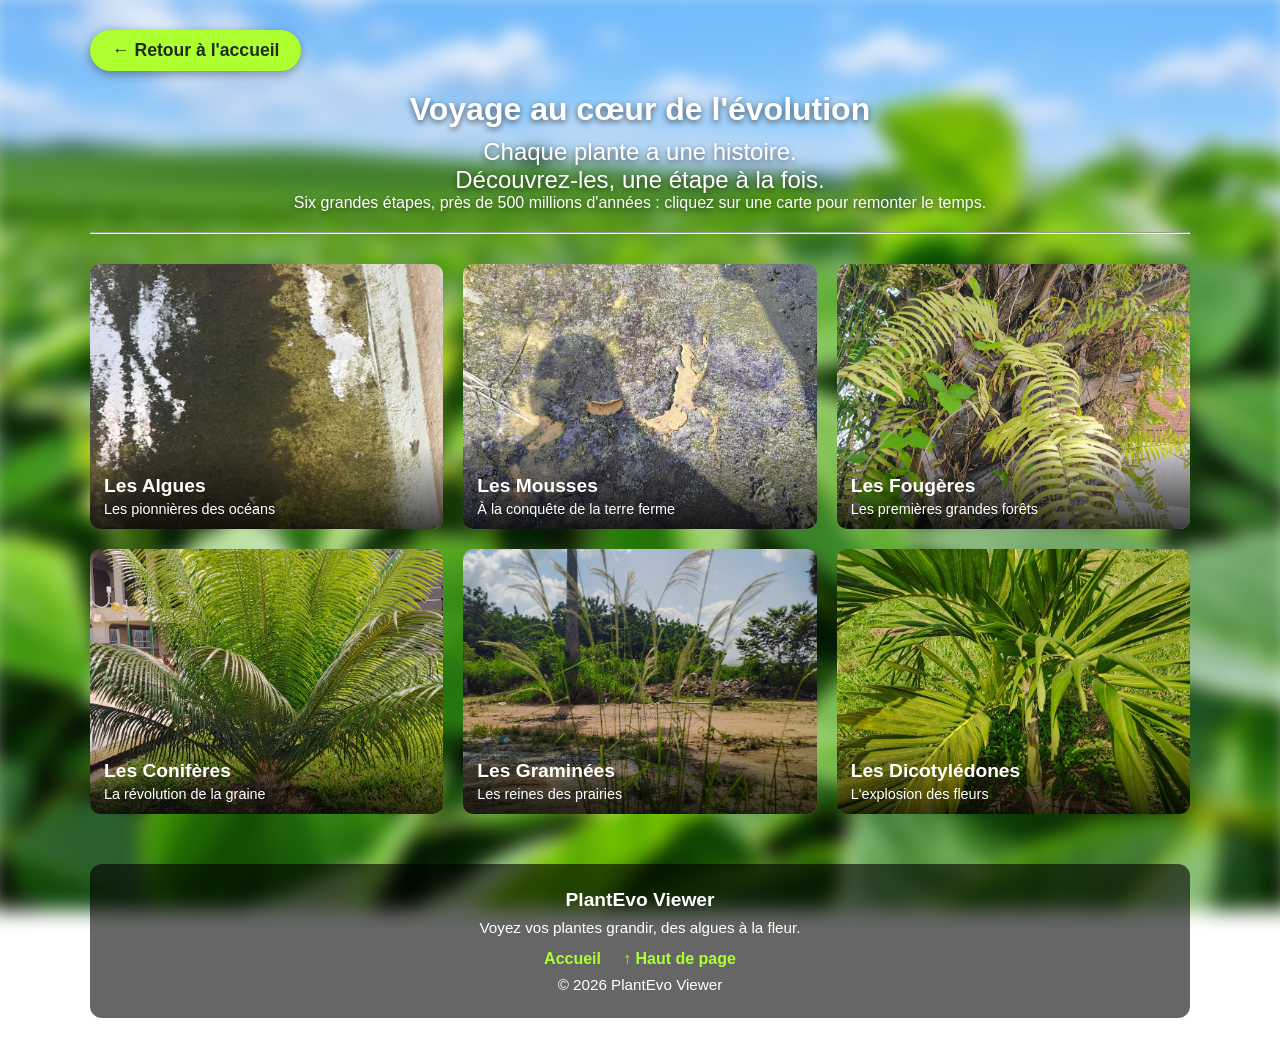
<file: Accueil/Menu.html>
<!DOCTYPE html>
<html lang="fr">

<head>
    <meta charset="UTF-8">
    <meta name="viewport" content="width=device-width, initial-scale=1.0">
    <title>Menu - PlantEvo Viewer</title>
    <link rel="stylesheet" href="style.css">
</head>

<body class="page-menu">
    <div class="fond" id="haut">
        <header>
            <a class="btn retour" href="index.html">&larr; Retour à l'accueil</a>

            <h1>Voyage au cœur de l'évolution</h1>
            <h2>Chaque plante a une histoire.<br>Découvrez-les, une étape à la fois.</h2>
            <p>Six grandes étapes, près de 500 millions d'années : cliquez sur une carte pour remonter le temps.</p>
            <hr>
        </header>

        <main class="grille">
            <figure>
                <a href="Algues.html">
                    <img src="../Menu/MenuNEW/WhatsApp Image 2026-11-21 at 21.39.57.jpeg" alt="Les Algues">
                    <figcaption>Les Algues<span>Les pionnières des océans</span></figcaption>
                </a>
            </figure>

            <figure>
                <a href="Mousses.html">
                    <img src="../Menu/MenuNEW/WhatsApp Image 2026-11-21 at 20.46.48 (1).jpeg" alt="Les Mousses">
                    <figcaption>Les Mousses<span>À la conquête de la terre ferme</span></figcaption>
                </a>
            </figure>

            <figure>
                <a href="Fougères.html">
                    <img src="../Menu/MenuNEW/WhatsApp Image 2026-11-21 at 20.46.49.jpeg" alt="Les Fougères">
                    <figcaption>Les Fougères<span>Les premières grandes forêts</span></figcaption>
                </a>
            </figure>

            <figure>
                <a href="Comifère.html">
                    <img src="../Menu/MenuNEW/WhatsApp Image 2026-11-21 at 20.46.50 (3).jpeg" alt="Les Conifères">
                    <figcaption>Les Conifères<span>La révolution de la graine</span></figcaption>
                </a>
            </figure>

            <figure>
                <a href="Graminees.html">
                    <img src="../Menu/MenuNEW/WhatsApp Image 2026-11-21 at 20.46.50 (1).jpeg" alt="Les Graminées">
                    <figcaption>Les Graminées<span>Les reines des prairies</span></figcaption>
                </a>
            </figure>

            <figure>
                <a href="Dicotylédones.html">
                    <img src="../Menu/MenuNEW/WhatsApp Image 2026-11-21 at 21.31.13 (5).jpeg" alt="Les Dicotylédones">
                    <figcaption>Les Dicotylédones<span>L'explosion des fleurs</span></figcaption>
                </a>
            </figure>
        </main>

        <footer class="pied">
            <strong>PlantEvo Viewer</strong>
            <p>Voyez vos plantes grandir, des algues à la fleur.</p>
            <div class="liens">
                <a href="index.html">Accueil</a>
                <a href="#haut">&uarr; Haut de page</a>
            </div>
            <p>&copy; 2026 PlantEvo Viewer</p>
        </footer>
    </div>
</body>

</html>
</file>
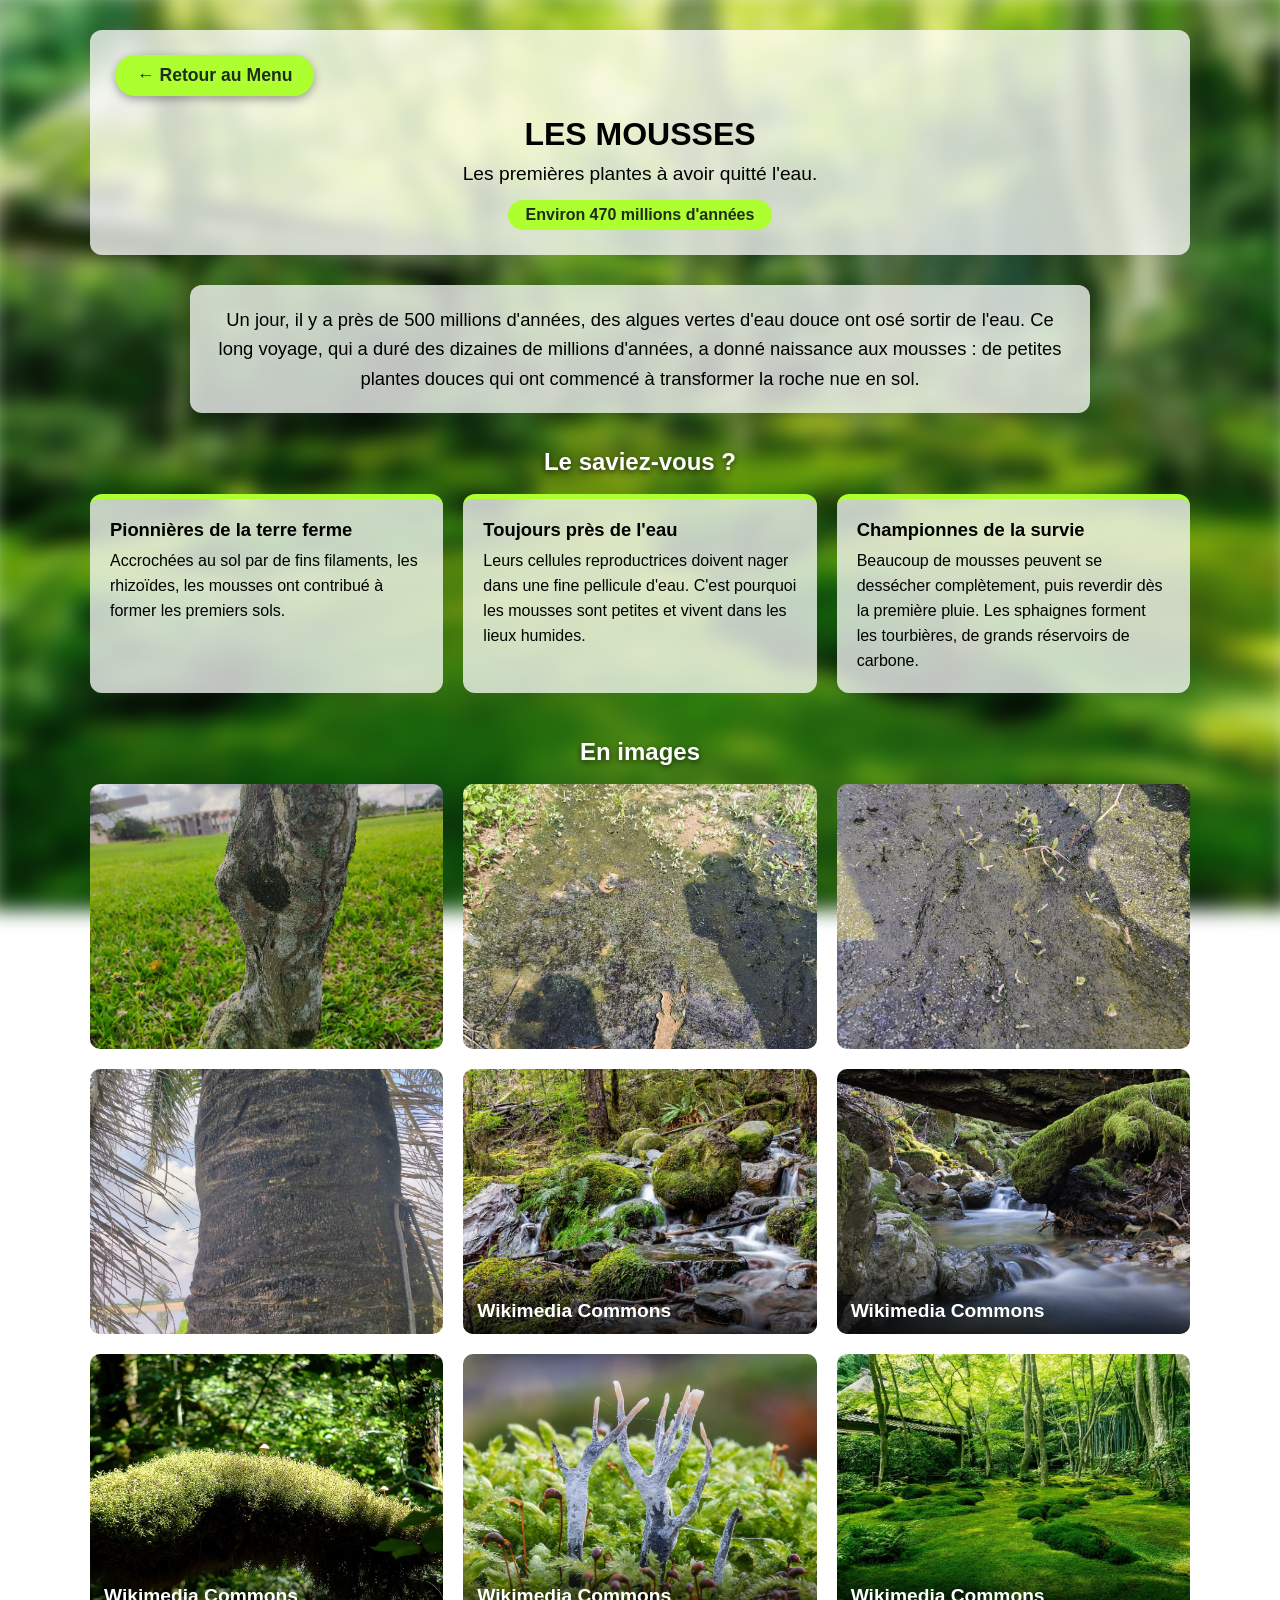
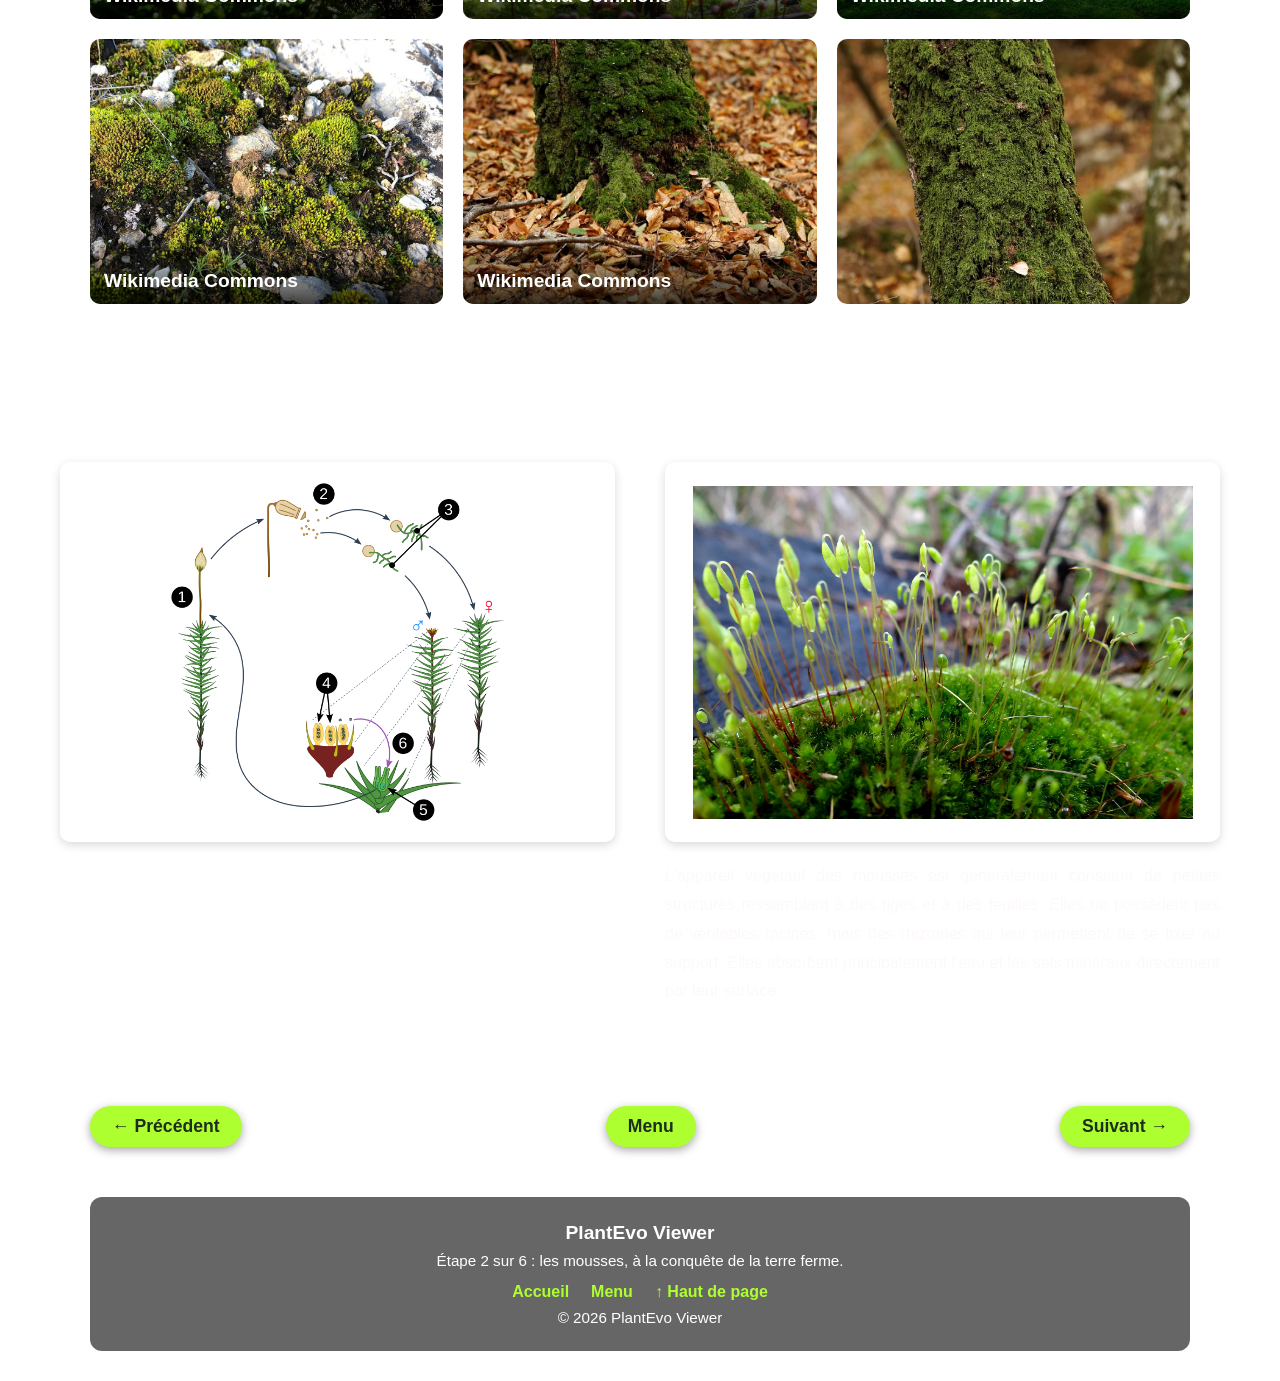
<file: Accueil/Mousses.html>
<!DOCTYPE html>
<html lang="fr">

<head>
    <meta charset="UTF-8">
    <meta name="viewport" content="width=device-width, initial-scale=1.0">
    <title>Les Mousses</title>
    <link rel="stylesheet" href="style.css">
</head>

<body class="page-plante page-mousses">
    <div class="fond" id="haut">
        <header>

            <a class="btn retour" href="Menu.html">&larr; Retour au Menu</a>

            <h1>LES MOUSSES</h1>
            <p class="sousTitre">Les premières plantes à avoir quitté l'eau.</p>
            <span class="chiffre">Environ 470 millions d'années</span>
        </header>
        <main>
            <p class="intro">
                Un jour, il y a près de 500 millions d'années, des algues vertes d'eau douce ont osé sortir
                de l'eau. Ce long voyage, qui a duré des dizaines de millions d'années, a donné naissance
                aux mousses : de petites plantes douces qui ont commencé à transformer la roche nue en sol.
            </p>
            <h2 class="titreSection">Le saviez-vous ?</h2>
            <section class="faits">
                <article class="fiche">
                    <h3>Pionnières de la terre ferme</h3>
                    <p>Accrochées au sol par de fins filaments, les rhizoïdes, les mousses ont contribué
                        à former les premiers sols.</p>
                </article>

                <article class="fiche">
                    <h3>Toujours près de l'eau</h3>
                    <p>Leurs cellules reproductrices doivent nager dans une fine pellicule d'eau. C'est
                        pourquoi les mousses sont petites et vivent dans les lieux humides.</p>
                </article>
                <article class="fiche">
                    <h3>Championnes de la survie</h3>
                    <p>Beaucoup de mousses peuvent se dessécher complètement, puis reverdir dès la
                        première pluie. Les sphaignes forment les tourbières, de grands réservoirs de carbone.</p>
                </article>
            </section>

            <h2 class="titreSection">En images</h2>
            <section class="grille grille-2">
                <figure>
                    <img src="../Mousses/WhatsApp Image 2026-11-21 at 21.31.12 (4).jpeg" alt="Mousse 1">
                </figure>

                <figure>
                    <img src="../Mousses/WhatsApp Image 2026-11-21 at 20.46.48.jpeg" alt="Mousse 2">
                </figure>

                <figure>
                    <img src="../Mousses/WhatsApp Image 2026-11-21 at 20.46.47 (3).jpeg" alt="Mousse 3">
                </figure>

                <figure>
                    <img src="../Mousses/WhatsApp Image 2026-11-21 at 21.31.15.jpeg" alt="Mousse 4">
                </figure>
                <figure>
                    <img src="../Mousses/A_stream_on_a_track_between_Sabine_Hut_and_Speargrass_Hut,_Nelson_Lakes_National_Park,_New_Zealand.jpg" alt="Mousse5">
                    <figcaption>Wikimedia Commons</figcaption>
                </figure>
                <figure>
                    <img src="../Mousses/Cataract_Creek,_Mount_Tamalpais_State_Park_(February_2019)-3444 (1).jpg" alt="Mousse6">
                    <figcaption>Wikimedia Commons</figcaption>
                </figure>

                <figure>
                    <img src="../Mousses/Champignons_dans_la_mousse_mushrooms_in_the_moss_(948878315).jpg" alt="Mousse7">
                    <figcaption>Wikimedia Commons</figcaption>
                </figure>
                <figure>
                    <img src="../Mousses/Geweihförmige_Holzkeule_-_Staghorn_fungus_-_Xylaria_hypoxylon_-_01.jpg" alt="Mousse8">
                    <figcaption>Wikimedia Commons</figcaption>
                </figure>

                <figure>
                    <img src="../Mousses/mousse.webp" alt="Mousse9">
                    <figcaption>Wikimedia Commons</figcaption>
                </figure>

                <figure>
                    <img src="../Mousses/Mousses,_Chassagne_(Onnens_VD)_01.jpg" alt="Mousse10">
                    <figcaption>Wikimedia Commons</figcaption>
                </figure>

                <figure>
                    <img src="../Mousses/Roville-aux-Chênes,_mousse_sur_un_tronc_01.jpg" alt="Mousse11">
                    <figcaption>Wikimedia Commons</figcaption>
                </figure>

                <figure>
                    <img src="../Mousses/Roville-aux-Chênes,_mousse_sur_un_tronc_02.jpg" alt="Mousse12">
                </figure>
            </section>
        </main>

        <nav class="navPages">
            <a class="btn" href="Algues.html">&larr; Précédent</a>
            <a class="btn" href="Menu.html">Menu</a>
            <a class="btn" href="Fougères.html">Suivant &rarr;</a>
        </nav>



<div class="imagesMousses">

    <figure>
        <figcaption>Cycle de reproduction des mousses</figcaption>

        <div class="cadreImage">
            <img src="../Mousses/Moss_life_cycle.svg.webp"
                 alt="Cycle de reproduction des mousses">
        </div>
    </figure>

    <figure>
        <figcaption>Appareil végétatif des mousses</figcaption>

        <div class="cadreImage">
            <img src="../Mousses/Mousse_Bryophytes._Mahieddine_Boumendjel.jpg"
                 alt="Appareil végétatif des mousses">
        </div>

        <p class="descriptionMousse">
            L'appareil végétatif des mousses est généralement constitué
            de petites structures ressemblant à des tiges et à des feuilles.
            Elles ne possèdent pas de véritables racines, mais des
            rhizoïdes qui leur permettent de se fixer au support.
            Elles absorbent principalement l'eau et les sels minéraux
            directement par leur surface.
        </p>
    </figure>

</div>

        <footer class="pied">
            <strong>PlantEvo Viewer</strong>
            <p>Étape 2 sur 6 : les mousses, à la conquête de la terre ferme.</p>
            <div class="liens">
                <a href="index.html">Accueil</a>
                <a href="Menu.html">Menu</a>
                <a href="#haut">&uarr; Haut de page</a>
            </div>
            <p>&copy; 2026 PlantEvo Viewer</p>
        </footer>
    </div>
</body>

</html>
</file>
<file: Accueil/style.css>
/* ----------------------------------------------------------
   SOMMAIRE
   - Variables et base
   - Fond de chaque page
   - En-tête
   - Boutons et navigation entre pages
   - Page d'accueil
   - Cartographie
   - Blocs de contenu communs (intro, titres, fiches, grilles)
   - Pied de page
   - Pages de plantes
       Algues
       Mousses
       Fougères, Conifères, Graminées, Dicotylédones
       Navigation placée après les photos
   - Responsive
   ---------------------------------------------------------- */


/* ----------------------------------------------------------
   VARIABLES ET BASE
   ---------------------------------------------------------- */
* {
    margin: 0;
    padding: 0;
    box-sizing: border-box;
}

:root {
    --vert: greenyellow;
    --vert-clair: #c8ff4d;
    --panneau: rgba(255, 255, 255, 0.75);
}

body {
    font-family: Arial, sans-serif;
    min-height: 100vh;
    color: #fff;
}

/* texte réservé aux lecteurs d'écran */
.cache {
    position: absolute;
    width: 1px;
    height: 1px;
    overflow: hidden;
    clip: rect(0 0 0 0);
    white-space: nowrap;
}


/* ----------------------------------------------------------
   FOND DE CHAQUE PAGE
   ---------------------------------------------------------- */

/* image de fond propre à chaque page */
.page-accueil    { --fond: url("../Menu/Champ de verdure sous ciel bleu.png"); }
.page-menu       { --fond: url("../Menu/Champ de verdure sous ciel bleu.png"); }
.page-algues     { --fond: url("../Algues/images.jpg"); --panneau: rgba(133, 145, 80, 0.75); }
.page-mousses    { --fond: url("../Mousses/mousse.webp"); }
.page-fougeres   { --fond: url("../Fougères/HOR_102960_1_BK_1764847795872.webp"); }
.page-coniferes  { --fond: url("../Comifères/360_F_1211954620_qjWA9NLkro4hZySHsD8hTEeWOyo9CvYb.jpg"); }
.page-graminees  { --fond: url("../Graminees/les-graminees-1.jpg"); }
.page-dicotyledones { --fond: url("../Dicotyledones/fond.jpg"); } /* à remplacer par votre image */

/* fond flouté */
.fond {
    position: relative;
    isolation: isolate;
    min-height: 100vh;
    padding: 30px;
}

.fond::before {
    content: "";
    position: fixed;
    inset: -10px;
    z-index: -1;
    background-color: #2f4f2f; /* couleur de secours */
    background-image: var(--fond);
    background-position: center;
    background-repeat: no-repeat;
    background-size: cover;
    filter: blur(10px);
}


/* ----------------------------------------------------------
   EN-TÊTE
   ---------------------------------------------------------- */
header {
    max-width: 1100px;
    margin: 0 auto 30px;
    text-align: center;
}

header h1 {
    margin-top: 20px;
}

header h2 {
    margin-top: 10px;
    font-weight: 400;
}

header hr {
    margin-top: 20px;
}

/* menu : en-tête sans cadre, texte lisible grâce à l'ombre */
.page-menu header {
    text-shadow: 0 2px 6px rgba(0, 0, 0, 0.6);
}

/* pages de plantes : en-tête dans un cadre clair */
.page-plante header {
    padding: 25px;
    background-color: var(--panneau);
    border-radius: 12px;
}

.page-plante header h1,
.sousTitre {
    color: black;
}

.sousTitre {
    margin-top: 10px;
    font-size: 1.2rem;
}

/* chiffre clé */
.chiffre {
    display: inline-block;
    margin-top: 15px;
    padding: 6px 18px;
    background-color: var(--vert);
    color: #1f2d1f;
    font-weight: bold;
    border-radius: 999px;
}


/* ----------------------------------------------------------
   BOUTONS ET NAVIGATION ENTRE PAGES
   ---------------------------------------------------------- */
.btn {
    display: inline-block;
    padding: 10px 22px;
    background-color: var(--vert);
    color: #1f2d1f;
    font-size: 1.1rem;
    font-weight: bold;
    text-decoration: none;
    text-shadow: none;
    border-radius: 999px;
    box-shadow: 0 3px 10px rgba(0, 0, 0, 0.35);
    transition: transform 0.2s, background-color 0.2s;
}

.btn:hover,
.btn:focus-visible {
    background-color: var(--vert-clair);
    transform: translateY(-2px);
}

/* bouton grisé (pas de page avant la première, ni après la dernière) */
.btn.desactive {
    opacity: 0.4;
    box-shadow: none;
    pointer-events: none;
}

/* bouton en haut de page, aligné à gauche */
.retour {
    display: block;
    width: fit-content;
    margin-right: auto;
}

/* barre Précédent / Menu / Suivant */
.navPages {
    display: flex;
    justify-content: space-between;
    align-items: center;
    flex-wrap: wrap;
    gap: 12px;
    max-width: 1100px;
    margin: 40px auto 0;
}


/* ----------------------------------------------------------
   PAGE D'ACCUEIL
   ---------------------------------------------------------- */

/* barre du haut : logo, navigation, liste déroulante */
.barre {
    display: flex;
    justify-content: space-between;
    align-items: center;
    flex-wrap: wrap;
    gap: 15px;
    padding: 12px 20px;
    background-color: rgba(0, 0, 0, 0.55);
    border-radius: 12px;
}

.logo img {
    display: block;
    border-radius: 12px;
}

.navAccueil {
    display: flex;
    flex-wrap: wrap;
    gap: 22px;
}

.navAccueil a {
    color: #fff;
    font-weight: bold;
    text-decoration: none;
}

.navAccueil a:hover,
.navAccueil a:focus-visible {
    color: var(--vert);
}

.choix select {
    padding: 9px 14px;
    font-size: 1rem;
    color: #1f2d1f;
    background-color: var(--vert);
    border: none;
    border-radius: 999px;
    cursor: pointer;
}

/* bloc de présentation */
.hero {
    max-width: 900px;
    margin: 40px auto;
    padding: 35px 25px;
    text-align: center;
    color: black;
    background-color: var(--panneau);
    border-radius: 12px;
}

.hero h1 {
    margin-top: 0;
    font-size: clamp(2rem, 6vw, 3rem);
}

.hero h2 {
    margin-top: 10px;
    font-size: 1.4rem;
}

.hero p {
    margin: 18px auto 24px;
    max-width: 700px;
    line-height: 1.6;
    font-style: italic;
}

.grosBtn {
    font-size: 1.2rem;
    padding: 14px 30px;
}

/* les trois cartes */
.ensemble .fiche {
    text-align: center;
}

.ensemble .fiche img {
    display: block;
    margin: 0 auto 12px;
    transition: transform 0.3s;
}

.ensemble .fiche a:hover img,
.ensemble .fiche a:focus-visible img {
    transform: scale(1.1);
}

/* appel à l'action */
.boutton {
    display: flex;
    justify-content: center;
    align-items: center;
    flex-wrap: wrap;
    gap: 18px;
    max-width: 700px;
    margin: 0 auto;
    padding: 20px;
    text-align: center;
    background-color: rgba(0, 0, 0, 0.55);
    border-radius: 12px;
}

.boutton img {
    display: block;
    transition: transform 0.3s;
}

.boutton a:hover img,
.boutton a:focus-visible img {
    transform: scale(1.1);
}


/* ----------------------------------------------------------
   CARTOGRAPHIE
   ---------------------------------------------------------- */
.map-section {
    padding: 100px 8%;
    background: #f8f7f1;
}

.map-heading {
    text-align: center;
    max-width: 700px;
    margin: 0 auto 45px;
}

.map-heading h2 {
    font-family: "Playfair Display", serif;
    font-size: 42px;
    color: #214c38;
    margin-bottom: 18px;
}

.map-heading p {
    font-size: 14px;
    color: #778078;
    line-height: 1.8;
}

.map-container {
    width: 100%;
    height: 600px;
    overflow: hidden;
    border-radius: 12px;
    border: 1px solid #dde5da;
    box-shadow: 0 8px 25px rgba(0, 0, 0, 0.08);
}

.map-container iframe {
    width: 100%;
    height: 100%;
    border: none;
    display: block;
}


/* ----------------------------------------------------------
   BLOCS DE CONTENU COMMUNS
   ---------------------------------------------------------- */

/* texte d'introduction */
.intro {
    max-width: 900px;
    margin: 0 auto 35px;
    padding: 20px 25px;
    font-size: 1.15rem;
    line-height: 1.6;
    text-align: center;
    color: black;
    background-color: var(--panneau);
    border-radius: 12px;
}

/* titres de section */
.titreSection {
    max-width: 1100px;
    margin: 0 auto 18px;
    text-align: center;
    text-shadow: 0 2px 6px rgba(0, 0, 0, 0.7);
}

/* fiches « Le saviez-vous ? » */
.faits {
    display: grid;
    grid-template-columns: repeat(3, 1fr);
    gap: 20px;
    max-width: 1100px;
    margin: 0 auto 45px;
}

.fiche {
    padding: 20px;
    color: black;
    background-color: var(--panneau);
    border-top: 5px solid var(--vert);
    border-radius: 12px;
}

.fiche h3 {
    margin-bottom: 8px;
    font-size: 1.15rem;
}

.fiche p {
    line-height: 1.55;
}

/* grille d'images */
.grille {
    display: grid;
    grid-template-columns: repeat(3, 1fr);
    gap: 20px;
    max-width: 1100px;
    margin: 0 auto;
}

.grille-2 {
    padding-bottom: 60px;
}

.grille figure {
    position: relative;
    overflow: hidden;
    border-radius: 10px;
}

.grille a {
    display: block;
    text-decoration: none;
}

.grille img {
    display: block;
    width: 100%;
    aspect-ratio: 4 / 3;
    object-fit: cover;
    object-position: center;
    transition: transform 0.3s;
}

.grille-auto img {
    aspect-ratio: 1 / 1;
}

.grille figure:hover img,
.grille a:focus-visible img {
    transform: scale(1.05);
}

/* légende posée sur l'image (menu) */
.grille figcaption {
    position: absolute;
    left: 0;
    right: 0;
    bottom: 0;
    padding: 30px 14px 12px;
    color: #fff;
    font-size: 1.2rem;
    font-weight: bold;
    background: linear-gradient(transparent, rgba(0, 0, 0, 0.75));
}

.grille figcaption span {
    display: block;
    margin-top: 4px;
    font-size: 0.9rem;
    font-weight: normal;
}


/* ----------------------------------------------------------
   PIED DE PAGE
   ---------------------------------------------------------- */
.pied {
    max-width: 1100px;
    margin: 50px auto 0;
    padding: 25px;
    text-align: center;
    background-color: rgba(0, 0, 0, 0.6);
    border-radius: 12px;
}

.pied strong {
    font-size: 1.2rem;
}

.pied p {
    margin-top: 8px;
    font-size: 0.95rem;
}

.pied .liens {
    display: flex;
    justify-content: center;
    flex-wrap: wrap;
    gap: 22px;
    margin-top: 14px;
}

.pied a {
    color: var(--vert);
    font-weight: bold;
    text-decoration: none;
}

.pied a:hover,
.pied a:focus-visible {
    text-decoration: underline;
}


/* ----------------------------------------------------------
   PAGES DE PLANTES
   ---------------------------------------------------------- */

/* ---------- Algues : appareil végétatif et cycle ---------- */

/* cycle de reproduction */
.appareilCycleAlgue {
    display: flex;
    align-items: center;
    gap: 40px;
    max-width: 1200px;
    margin: 40px auto;
    padding: 20px;
}

.appareilCycleAlgue img {
    width: 50%;
    max-width: 600px;
    height: auto;
    border-radius: 10px;
}

.texteCycleAlgue {
    flex: 1;
}

.texteCycleAlgue h3 {
    font-size: 25px;
    margin-bottom: 20px;
    font-family: "Segoe UI", sans-serif;
}

.texteCycleAlgue p {
    font-family: "Segoe UI", sans-serif;
    font-size: 17px;
    line-height: 1.8;
    text-align: justify;
    color: #f1f2ef;
}

/* appareil végétatif */
.AppareilVegetatifAlgue {
    display: flex;
    align-items: center;
    gap: 60px;
    max-width: 1200px;
    margin: 40px auto;
    padding: 20px;
}

.AppareilVegetatifAlgue img {
    width: 100%;
    max-width: 600px;
    height: auto;
    border-radius: 10px;
}

.AppareilVegetatifAlgue h3 {
    font-size: 25px;
    font-family: "Segoe UI", sans-serif;
    text-align: center;
}


/* ---------- Mousses : appareil végétatif et cycle ---------- */
.imagesMousses {
    display: flex;
    justify-content: center;
    align-items: flex-start;
    gap: 50px;
    max-width: 1200px;
    margin: 40px auto;
    padding: 20px;
}

.imagesMousses figure {
    flex: 1;
    text-align: center;
}

.imagesMousses figcaption {
    font-family: "Segoe UI", sans-serif;
    font-size: 20px;
    font-weight: bold;
    margin-bottom: 15px;
}

.imagesMousses img {
    display: block;
    width: 100%;
    max-width: 500px;
    height: 350px;
    margin: auto;
    object-fit: contain;
}

.cadreImage {
    background-color: white;
    padding: 15px;
    border-radius: 10px;
    box-shadow: 0 3px 10px rgba(0, 0, 0, 0.15);
}

.descriptionMousse {
    margin-top: 20px;
    font-family: "Segoe UI", sans-serif;
    font-size: 16px;
    line-height: 1.8;
    text-align: justify;
    color: #fdf9f9;
}


/* ---------- Fougères, Conifères, Graminées, Dicotylédones (même mise en page) ---------- */

/* conteneur */
.AppareilVegetatifFougere,
.AppareilVegetatifConifere,
.AppareilVegetatifGraminees,
.AppareilVegetatifDicotyledones {
    display: flex;
    align-items: flex-start;
    justify-content: center;
    flex-wrap: wrap;
    gap: 40px;
    margin: 40px auto;
}

/* colonne image */
.imageFougere,
.imageConifere,
.imageGraminees,
.imageDicotyledones {
    width: 45%;
    text-align: center;
}

.imageFougere img,
.imageConifere img,
.imageGraminees img,
.imageDicotyledones img {
    width: 100%;
    height: 350px;
    padding: 10px;
    object-fit: contain;
    background-color: white;
    border-radius: 10px;
}

.imageFougere h3,
.imageConifere h3,
.imageGraminees h3,
.imageDicotyledones h3 {
    margin: 15px 0;
    font-size: 20px;
    color: white;
}

/* colonne texte */
.descriptionFougere,
.descriptionConifere,
.descriptionGraminees,
.descriptionDicotyledones {
    padding: 15px;
    font-size: 16px;
    line-height: 1.7;
    text-align: justify;
    color: white;
    background: rgba(0, 0, 0, 0.3);
    border-radius: 10px;
}


/* ---------- Navigation placée après les photos ---------- */
.page-plante .fond {
    display: flex;
    flex-direction: column;
}

.page-plante .fond > *:not(.retour) {
    width: 100%;
}

.page-plante .navPages {
    order: 1;
}

.page-plante .pied {
    order: 2;
}


/* ----------------------------------------------------------
   RESPONSIVE
   ---------------------------------------------------------- */

/* tablette */
@media screen and (max-width: 900px) {
    .faits,
    .grille,
    .grille-auto {
        grid-template-columns: repeat(2, 1fr);
    }

    .appareilCycleAlgue,
    .AppareilVegetatifAlgue,
    .imagesMousses {
        flex-direction: column;
    }

    .appareilCycleAlgue img {
        width: 100%;
    }
}

/* téléphone */
@media screen and (max-width: 768px) {
    .imageFougere,
    .imageConifere,
    .imageGraminees,
    .imageDicotyledones {
        width: 90%;
    }

    .map-section {
        padding: 60px 5%;
    }

    .map-container {
        height: 400px;
    }
}

@media screen and (max-width: 600px) {
    .faits,
    .grille,
    .grille-auto {
        grid-template-columns: 1fr;
    }
}
</file>
